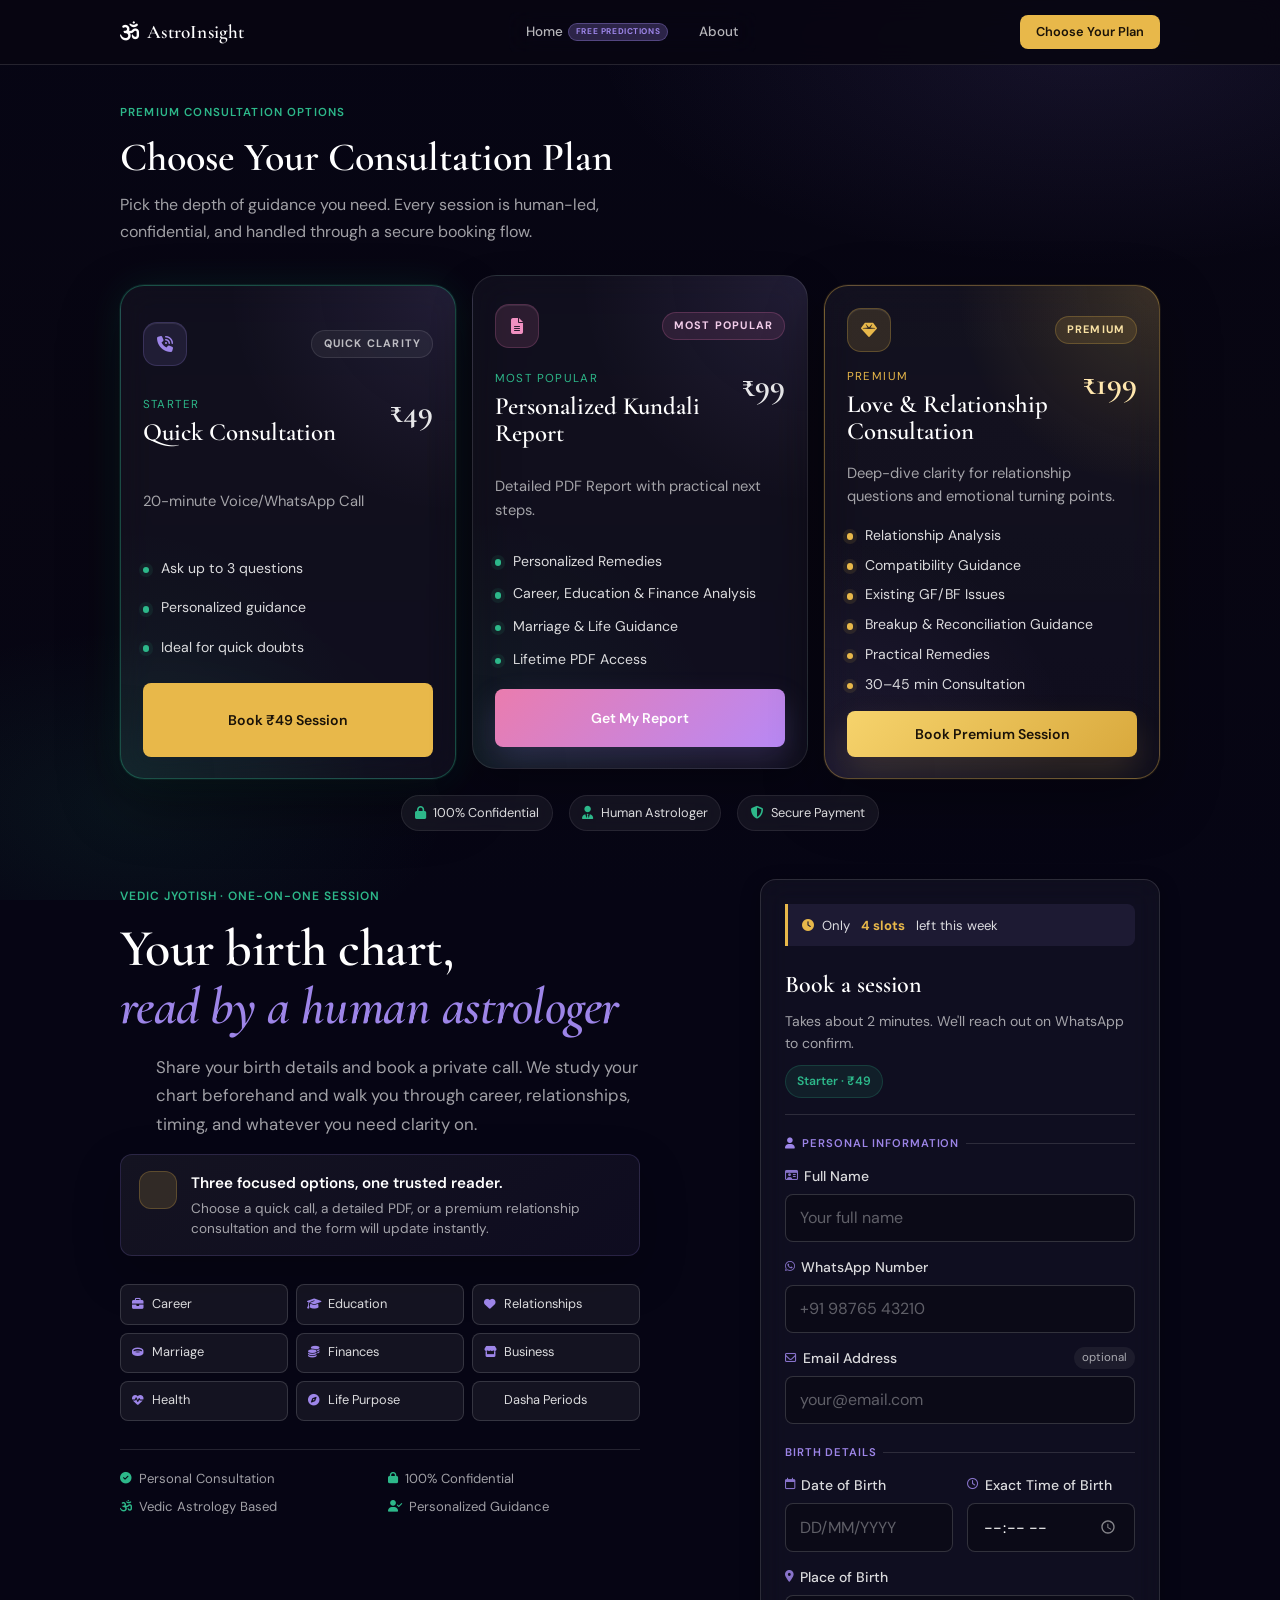
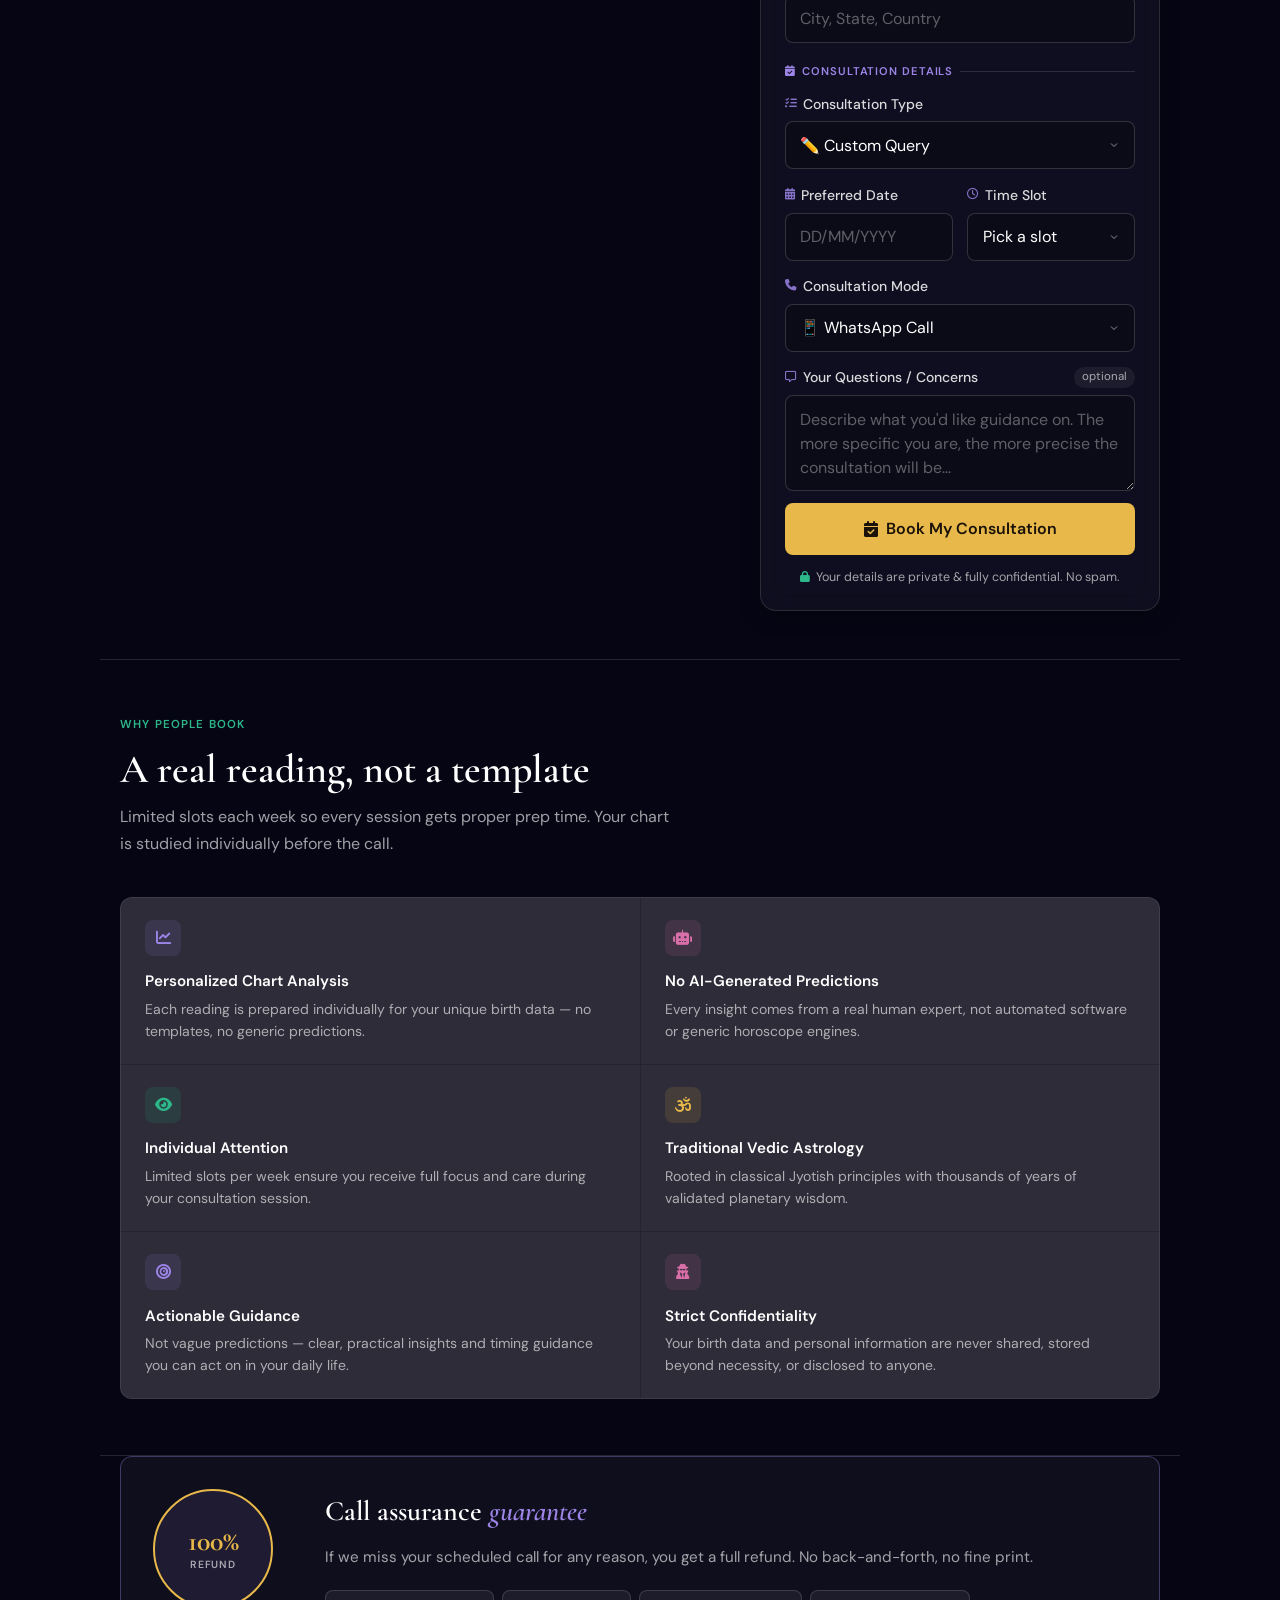
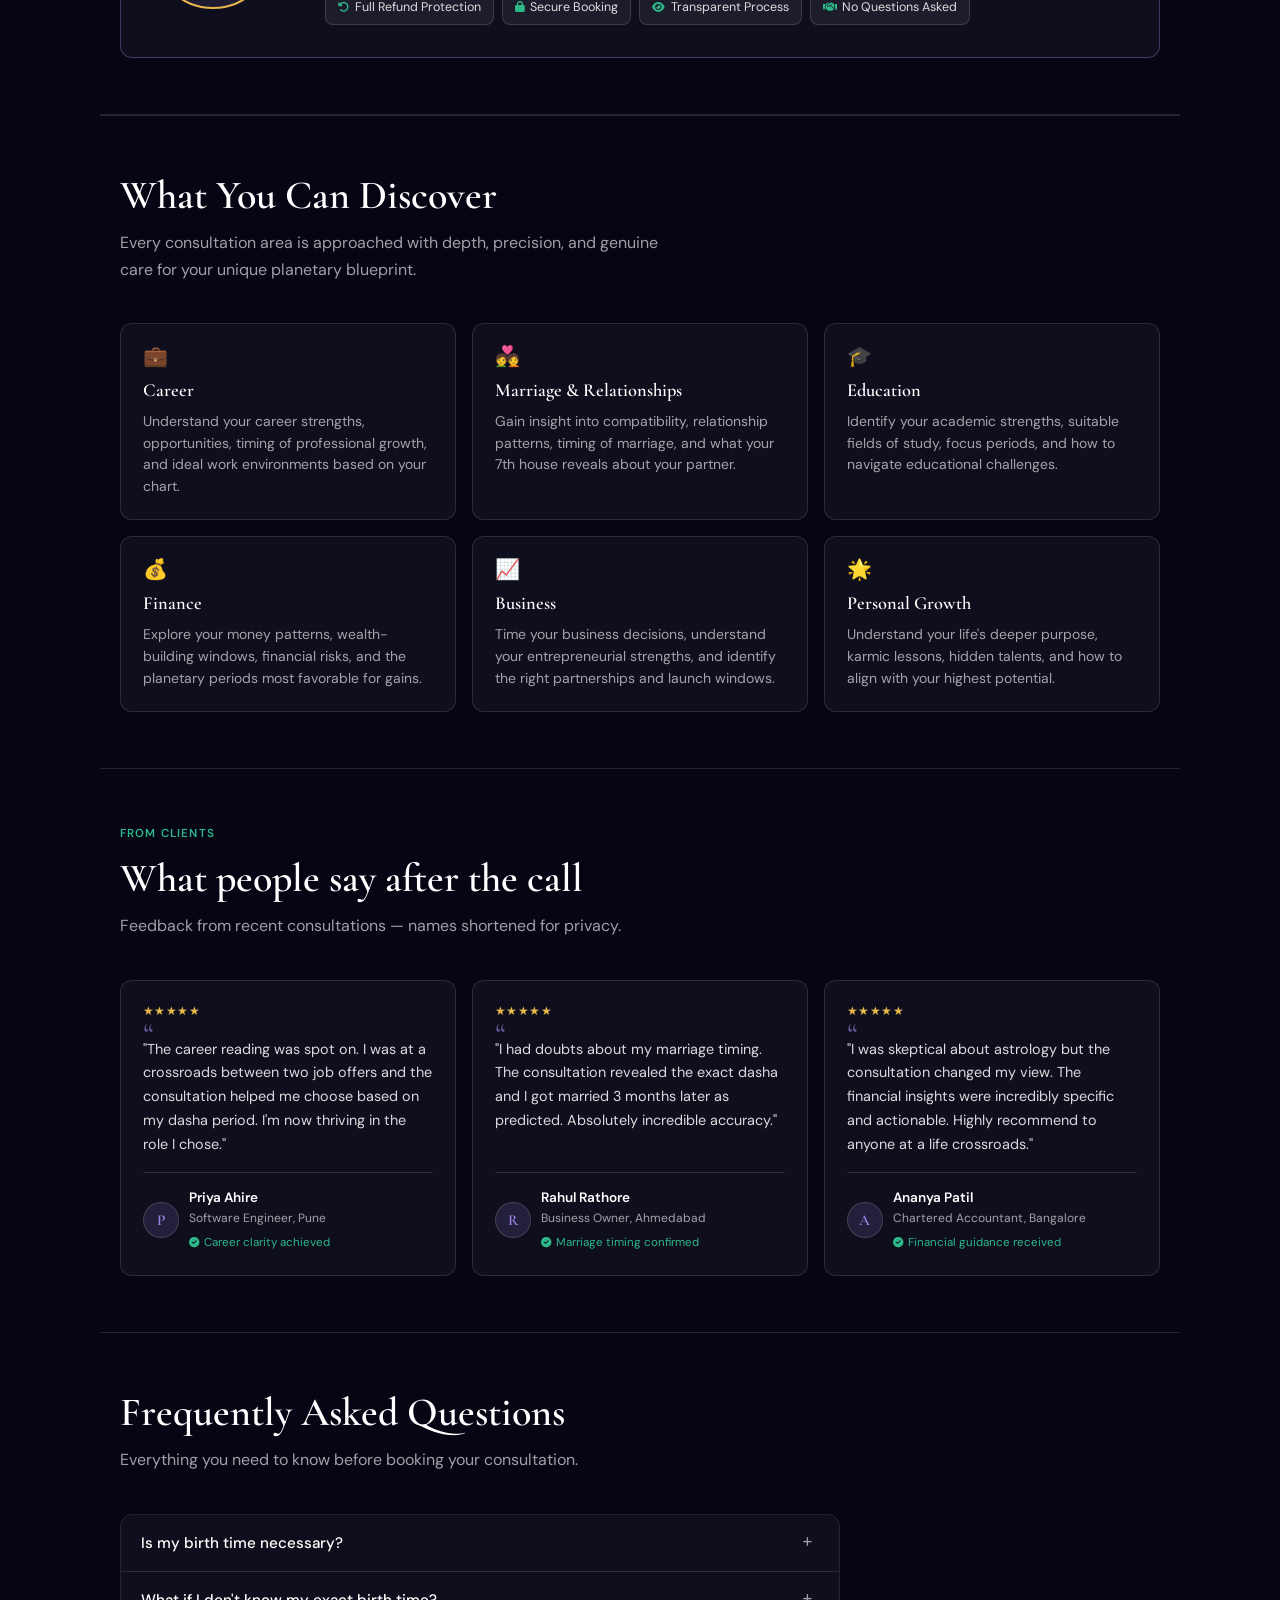
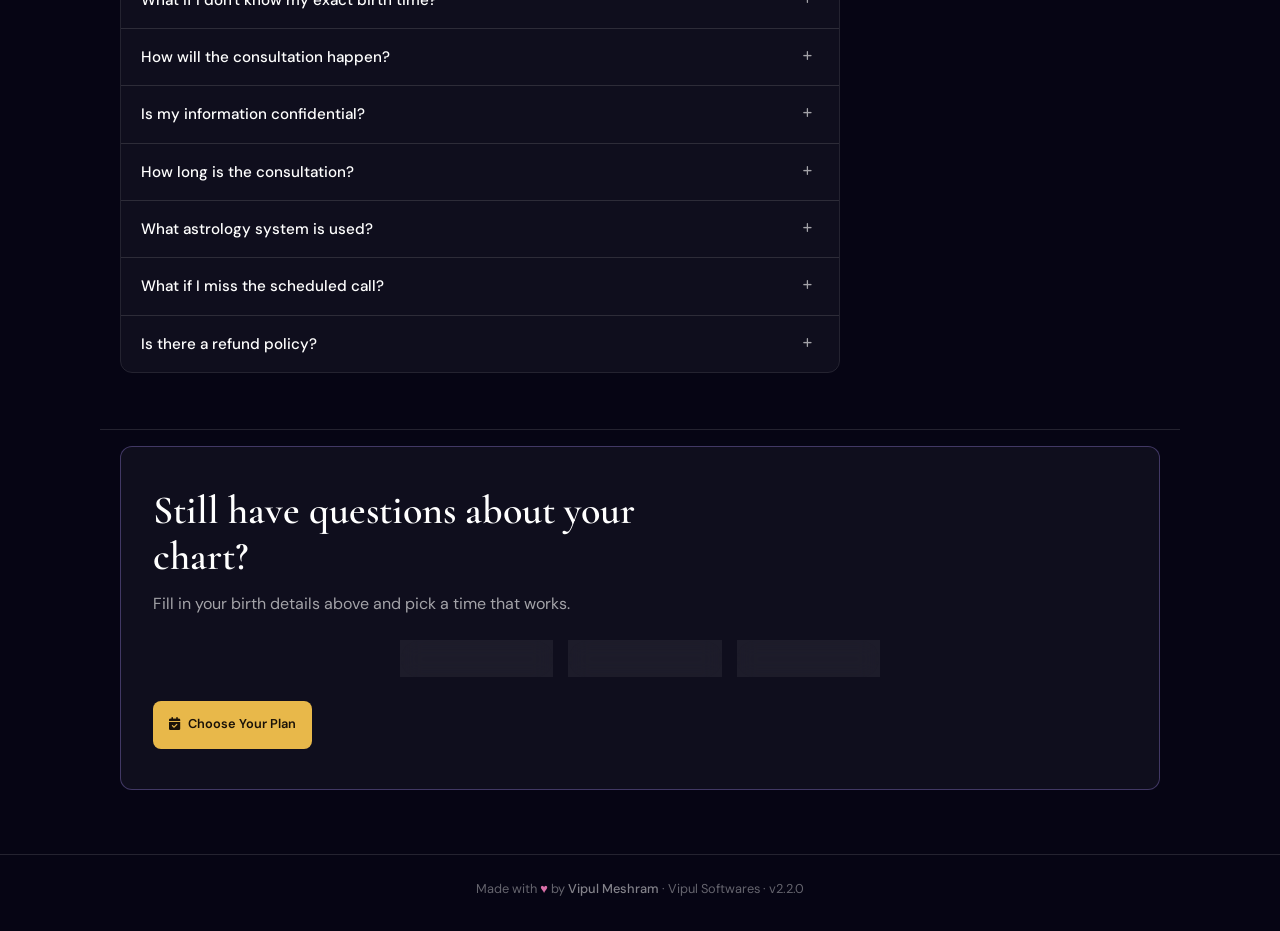
<file: consult_page.html>
<!DOCTYPE html>
<html lang="en-IN">
<head>
<meta charset="UTF-8"/>
<meta name="viewport" content="width=device-width, initial-scale=1.0"/>
<meta name="description" content="Book a personal Vedic astrology consultation. Get your birth chart analyzed by an expert. Career, marriage, finance, and life purpose guidance."/>
<title>Book Your Session</title>
<link rel="preconnect" href="https://fonts.googleapis.com"/>
<link rel="preconnect" href="https://fonts.gstatic.com" crossorigin/>
<link href="https://fonts.googleapis.com/css2?family=Cormorant+Garamond:ital,wght@0,500;0,600;0,700;1,500&family=DM+Sans:ital,opsz,wght@0,9..40,400;0,9..40,500;0,9..40,600;0,9..40,700;1,9..40,400&display=swap" rel="stylesheet"/>
<link rel="stylesheet" href="https://cdnjs.cloudflare.com/ajax/libs/font-awesome/6.5.0/css/all.min.css"/>
<link rel="stylesheet" href="style.css"/>

<style>
/* Consult page — layout & sections (shared tokens in style.css) */
.bg-canvas {
  position: fixed;
  inset: 0;
  z-index: 0;
  pointer-events: none;
  background:
    radial-gradient(ellipse 70% 45% at 85% 5%, rgba(157,133,232,0.1) 0%, transparent 55%),
    radial-gradient(ellipse 50% 40% at 10% 90%, rgba(45,184,138,0.08) 0%, transparent 50%),
    linear-gradient(180deg, var(--bg-deep) 0%, var(--bg) 50%, var(--bg-deep) 100%);
}
.star-field { display: none; }
.logo-icon { width: 20px; height: 20px; flex-shrink: 0; }

/* PAGE LAYOUT */
.page-wrapper {
  position: relative;
  z-index: 2;
  padding-top: var(--header-height);
}

/* ===========================
   HERO
=========================== */
.hero {
  max-width: 1080px;
  margin: 0 auto;
  padding: 2.5rem 1.25rem 3rem;
  display: grid;
  grid-template-columns: 1fr 400px;
  gap: 3rem;
  align-items: start;
}
.hero-left { padding-top: 0.5rem; }

.hero-eyebrow {
  font-size: 0.75rem;
  font-weight: 600;
  letter-spacing: 0.08em;
  text-transform: uppercase;
  color: var(--accent-2);
  margin-bottom: 0.85rem;
}

.hero-badge { display: none; }

.hero-title {
  font-family: var(--font-display);
  font-size: clamp(2rem, 6vw, 3.25rem);
  font-weight: 600;
  line-height: 1.12;
  letter-spacing: -0.01em;
  margin-bottom: 1rem;
}
.accent-line {
  color: var(--accent);
  font-style: italic;
}

.hero-sub {
  color: var(--text-muted);
  line-height: 1.7;
  font-size: 1.05rem;
  max-width: 520px;
  margin-bottom: 1rem;
}
.mobile-nav-ctas .btn-ghost { text-decoration: none; display: inline-flex; align-items: center; justify-content: center; }

.hero-note {
  display: flex;
  align-items: flex-start;
  gap: 0.9rem;
  max-width: 520px;
  margin-bottom: 1.75rem;
  padding: 1rem 1.1rem;
  background: linear-gradient(145deg, rgba(255,255,255,0.06), rgba(157,133,232,0.06));
  border: 1px solid rgba(157,133,232,0.18);
  border-radius: var(--radius-md);
  box-shadow: 0 18px 48px rgba(0,0,0,0.22);
}
.hero-note-icon {
  width: 38px;
  height: 38px;
  border-radius: 12px;
  display: flex;
  align-items: center;
  justify-content: center;
  background: rgba(232,184,74,0.14);
  border: 1px solid rgba(232,184,74,0.24);
  color: var(--accent-warm);
  flex-shrink: 0;
}
.hero-note strong {
  display: block;
  font-size: 0.95rem;
  font-weight: 600;
  margin-bottom: 0.2rem;
}
.hero-note span {
  display: block;
  color: var(--text-muted);
  font-size: 0.85rem;
  line-height: 1.5;
}

.hero-insights {
  display: grid;
  grid-template-columns: repeat(3, 1fr);
  gap: 0.5rem;
  margin-bottom: 1.75rem;
  max-width: 520px;
}
.insight-pill {
  display: flex;
  align-items: center;
  gap: 0.4rem;
  background: var(--pill-bg);
  border: 1px solid var(--pill-border);
  border-radius: var(--radius-sm);
  padding: 0.55rem 0.65rem;
  font-size: 0.8rem;
  color: var(--text-sub);
}
.insight-pill i { color: var(--accent); font-size: 0.72rem; width: 14px; text-align: center; }

.trust-badges {
  display: grid;
  grid-template-columns: 1fr 1fr;
  gap: 0.6rem 1rem;
  max-width: 520px;
  padding-top: 1.25rem;
  border-top: 1px solid var(--border);
}
.trust-badge {
  display: flex;
  align-items: flex-start;
  gap: 0.45rem;
  font-size: 0.82rem;
  color: var(--text-muted);
  line-height: 1.4;
}
.trust-badge i { color: var(--accent-2); font-size: 0.72rem; margin-top: 0.2rem; flex-shrink: 0; }

.response-badge { display: none; }
.pulse-dot { display: none; }

/* ===========================
   CONSULTATION PLANS
=========================== */
.pricing-section {
  max-width: 1080px;
  margin: 0 auto;
  padding: 2.5rem 1.25rem 0.5rem;
}
.pricing-header {
  margin-bottom: 1.5rem;
}
.pricing-grid {
  display: grid;
  grid-template-columns: repeat(3, minmax(0, 1fr));
  gap: 1rem;
}
.pricing-card {
  position: relative;
  border-radius: 24px;
  padding: 1.35rem;
  background:
    radial-gradient(circle at top right, rgba(157,133,232,0.12), transparent 38%),
    radial-gradient(circle at bottom left, rgba(45,184,138,0.08), transparent 42%),
    var(--bg-card);
  border: 1px solid rgba(255,255,255,0.1);
  box-shadow: 0 18px 40px rgba(0,0,0,0.28);
  backdrop-filter: blur(16px) saturate(1.15);
  -webkit-backdrop-filter: blur(16px) saturate(1.15);
  overflow: hidden;
  transition: transform 0.25s ease, border-color 0.25s ease, box-shadow 0.25s ease;
  display: grid;
  gap: 1rem;
  min-height: 100%;
  cursor: pointer;
}
.pricing-card::before {
  content: "";
  position: absolute;
  inset: 0;
  background: linear-gradient(135deg, rgba(255,255,255,0.08), transparent 35%, rgba(255,255,255,0.03));
  opacity: 0;
  transition: opacity 0.25s ease;
  pointer-events: none;
}
.pricing-card:hover,
.pricing-card:focus-within {
  transform: translateY(-6px);
  border-color: rgba(157,133,232,0.28);
  box-shadow: 0 24px 60px rgba(0,0,0,0.4);
}
.pricing-card:hover::before,
.pricing-card:focus-within::before { opacity: 1; }
.pricing-card.selected {
  border-color: rgba(45,184,138,0.35);
  box-shadow: 0 24px 60px rgba(0,0,0,0.4), 0 0 0 1px rgba(45,184,138,0.12), 0 0 40px rgba(45,184,138,0.12);
}
.pricing-card--featured {
  transform: translateY(-10px);
}
.pricing-card--featured:hover,
.pricing-card--featured:focus-within {
  transform: translateY(-14px);
}
.pricing-card--premium {
  border: 1px solid rgba(232,184,74,0.36);
  background:
    radial-gradient(circle at top right, rgba(232,184,74,0.18), transparent 34%),
    radial-gradient(circle at bottom left, rgba(157,133,232,0.1), transparent 42%),
    linear-gradient(180deg, rgba(255,255,255,0.05), rgba(255,255,255,0.035));
  box-shadow: 0 20px 58px rgba(0,0,0,0.35), 0 0 0 1px rgba(232,184,74,0.08);
}
.pricing-card--premium.selected {
  border-color: rgba(232,184,74,0.55);
  box-shadow: 0 24px 70px rgba(0,0,0,0.44), 0 0 0 1px rgba(232,184,74,0.15), 0 0 44px rgba(232,184,74,0.14);
}
.pricing-card-top {
  display: flex;
  align-items: center;
  justify-content: space-between;
  gap: 0.75rem;
}
.pricing-icon {
  width: 44px;
  height: 44px;
  border-radius: 14px;
  display: flex;
  align-items: center;
  justify-content: center;
  color: var(--accent);
  background: rgba(157,133,232,0.12);
  border: 1px solid rgba(157,133,232,0.2);
  box-shadow: inset 0 1px 0 rgba(255,255,255,0.08);
}
.pricing-icon--rose {
  color: #f08fc0;
  background: rgba(217,111,168,0.14);
  border-color: rgba(217,111,168,0.22);
}
.pricing-icon--gold {
  color: var(--accent-warm);
  background: rgba(232,184,74,0.14);
  border-color: rgba(232,184,74,0.26);
}
.pricing-badge {
  display: inline-flex;
  align-items: center;
  gap: 0.35rem;
  padding: 0.28rem 0.7rem;
  border-radius: 999px;
  font-size: 0.68rem;
  font-weight: 700;
  letter-spacing: 0.11em;
  text-transform: uppercase;
  white-space: nowrap;
}
.pricing-badge--muted {
  color: var(--white-70);
  background: rgba(255,255,255,0.05);
  border: 1px solid rgba(255,255,255,0.1);
}
.pricing-badge--popular {
  color: #f2cdea;
  background: rgba(217,111,168,0.12);
  border: 1px solid rgba(217,111,168,0.24);
}
.pricing-badge--premium {
  color: #f9e2a4;
  background: rgba(232,184,74,0.12);
  border: 1px solid rgba(232,184,74,0.24);
}
.pricing-card-title-row {
  display: flex;
  align-items: flex-start;
  justify-content: space-between;
  gap: 1rem;
}
.pricing-card-kicker {
  font-size: 0.72rem;
  letter-spacing: 0.12em;
  text-transform: uppercase;
  color: var(--accent-2);
  margin-bottom: 0.3rem;
}
.pricing-card--premium .pricing-card-kicker { color: var(--accent-warm); }
.pricing-card h3 {
  font-family: var(--font-display);
  font-size: 1.55rem;
  font-weight: 600;
  line-height: 1.1;
}
.pricing-card-price {
  font-family: var(--font-display);
  font-size: 2rem;
  font-weight: 700;
  color: var(--white-90);
  line-height: 1;
}
.pricing-card--premium .pricing-card-price {
  color: #ffe7ae;
}
.pricing-card-copy {
  color: var(--text-muted);
  font-size: 0.92rem;
  line-height: 1.6;
}
.pricing-list {
  list-style: none;
  display: grid;
  gap: 0.55rem;
}
.pricing-list li {
  position: relative;
  padding-left: 1.15rem;
  color: var(--text-sub);
  font-size: 0.88rem;
  line-height: 1.5;
}
.pricing-list li::before {
  content: "";
  position: absolute;
  left: 0;
  top: 0.6em;
  width: 0.42rem;
  height: 0.42rem;
  border-radius: 999px;
  background: var(--accent-2);
  box-shadow: 0 0 0 4px rgba(45,184,138,0.09);
}
.pricing-card--premium .pricing-list li::before {
  background: var(--accent-warm);
  box-shadow: 0 0 0 4px rgba(232,184,74,0.1);
}
.plan-cta {
  width: 100%;
  justify-content: center;
}
.plan-cta.btn-solid {
  padding: 0.85rem 1rem;
  font-size: 0.88rem;
}
.pricing-card--featured .plan-cta.btn-solid {
  background: linear-gradient(135deg, #ea7cae, #b889f6);
  color: #fff;
  box-shadow: 0 14px 32px rgba(157,133,232,0.2);
}
.pricing-card--premium .plan-cta.btn-solid {
  background: linear-gradient(135deg, #f6d36c, #d9a93d);
  color: #1a1208;
  box-shadow: 0 16px 34px rgba(232,184,74,0.16);
}
.pricing-trust-strip {
  display: flex;
  flex-wrap: wrap;
  justify-content: center;
  gap: 0.75rem 1rem;
  margin-top: 1rem;
}
.pricing-trust-strip span {
  display: inline-flex;
  align-items: center;
  gap: 0.45rem;
  padding: 0.42rem 0.8rem;
  border-radius: 999px;
  background: rgba(255,255,255,0.06);
  border: 1px solid rgba(255,255,255,0.08);
  color: var(--text-sub);
  font-size: 0.8rem;
  backdrop-filter: blur(10px);
}
.pricing-trust-strip i { color: var(--accent-2); }

/* ===========================
   FORM CARD
=========================== */
.form-card {
  border-radius: var(--radius-lg);
  padding: 1.5rem;
  position: sticky;
  top: calc(var(--header-height) + 1rem);
  background: var(--bg-card);
}

.form-card-header {
  margin-bottom: 1.25rem;
  padding-bottom: 1rem;
  border-bottom: 1px solid var(--border);
}
.form-card-title {
  font-family: var(--font-display);
  font-size: 1.5rem;
  font-weight: 600;
  margin-bottom: 0.35rem;
}
.form-card-sub {
  font-size: 0.875rem;
  color: var(--text-muted);
}
.selected-plan-chip {
  display: inline-flex;
  align-items: center;
  gap: 0.35rem;
  margin-top: 0.65rem;
  padding: 0.35rem 0.7rem;
  border-radius: 999px;
  font-size: 0.76rem;
  font-weight: 600;
  color: var(--accent-2);
  background: rgba(45,184,138,0.1);
  border: 1px solid rgba(45,184,138,0.2);
}

.form-section-label {
  font-size: 0.7rem;
  font-weight: 600;
  letter-spacing: 0.08em;
  text-transform: uppercase;
  color: var(--accent);
  margin: 1.25rem 0 0.75rem;
  display: flex;
  align-items: center;
  gap: 0.4rem;
}
.form-section-label::after {
  content: "";
  flex: 1;
  height: 1px;
  background: var(--border);
}

.form-grid { display: grid; gap: 0.9rem; }
.form-grid-2 { grid-template-columns: 1fr 1fr; }

.form-field { display: grid; gap: 0.4rem; }
.form-field label {
  font-size: 0.875rem;
  font-weight: 500;
  color: var(--text-sub);
  display: flex;
  align-items: center;
  gap: 0.35rem;
}
.form-field label i { color: var(--accent); font-size: 0.72rem; opacity: 0.85; }
.optional-tag { margin-left: auto; }
#mainForm .submit-btn { margin-top: 0.75rem; }

.form-bottom-note {
  text-align: center;
  font-size: 0.78rem;
  color: var(--text-muted);
  margin-top: 0.85rem;
  display: flex;
  align-items: center;
  justify-content: center;
  gap: 0.35rem;
  line-height: 1.4;
}
.form-bottom-note i { color: var(--accent-2); font-size: 0.7rem; }

.slots-indicator {
  display: flex;
  align-items: center;
  gap: 0.5rem;
  background: rgba(157,133,232,0.1);
  border-left: 3px solid var(--accent-warm);
  border-radius: 0 var(--radius-sm) var(--radius-sm) 0;
  padding: 0.65rem 0.85rem;
  font-size: 0.82rem;
  color: var(--text-sub);
  margin-bottom: 1.25rem;
}
.slots-indicator i { color: var(--accent-warm); font-size: 0.75rem; }
.slots-indicator strong { color: var(--accent-warm); margin: 0 0.2rem; }

.form-success {
  display: none;
  padding: 2rem 0.5rem;
}
.form-success.visible { display: block; }
.success-icon {
  width: 56px; height: 56px;
  border-radius: 50%;
  background: rgba(45,184,138,0.15);
  border: 2px solid var(--accent-2);
  display: flex;
  align-items: center;
  justify-content: center;
  margin: 0 0 1rem;
  font-size: 1.4rem;
  color: var(--accent-2);
}
.success-title {
  font-family: var(--font-display);
  font-size: 1.6rem;
  font-weight: 600;
  margin-bottom: 0.75rem;
}
.success-sub {
  font-size: 0.9rem;
  color: var(--text-muted);
  line-height: 1.7;
  text-align: left;
  white-space: pre-line;
}

/* ===========================
   TRUST SECTION
=========================== */
.section {
  max-width: 1080px;
  margin: 0 auto;
  padding: 3.5rem 1.25rem;
}
.section-eyebrow {
  font-size: 0.72rem;
  font-weight: 600;
  letter-spacing: 0.1em;
  text-transform: uppercase;
  color: var(--accent-2);
  margin-bottom: 0.75rem;
}
.section-title {
  font-family: var(--font-display);
  font-size: clamp(1.75rem, 4vw, 2.5rem);
  font-weight: 600;
  line-height: 1.15;
  margin-bottom: 0.75rem;
  max-width: 640px;
}
.section-sub {
  color: var(--text-muted);
  font-size: 1rem;
  max-width: 560px;
  margin-bottom: 2.5rem;
  line-height: 1.65;
}

.trust-grid {
  display: grid;
  grid-template-columns: repeat(2, 1fr);
  gap: 1px;
  background: var(--border);
  border: 1px solid var(--border);
  border-radius: var(--radius-md);
  overflow: hidden;
}
.trust-card {
  padding: 1.35rem 1.5rem;
  background: var(--bg-card);
  transition: background 0.2s;
}
.trust-card:hover { background: var(--surface); }
.trust-icon {
  width: 36px; height: 36px;
  border-radius: var(--radius-sm);
  background: rgba(157,133,232,0.12);
  display: flex;
  align-items: center;
  justify-content: center;
  margin-bottom: 0.85rem;
  font-size: 0.95rem;
  color: var(--accent);
}
.trust-card h4 { font-size: 0.95rem; font-weight: 600; margin-bottom: 0.35rem; }
.trust-card p { font-size: 0.875rem; color: var(--text-muted); line-height: 1.55; }
.trust-card:nth-child(2) .trust-icon { color: var(--accent-3); background: rgba(217,111,168,0.12); }
.trust-card:nth-child(3) .trust-icon { color: var(--accent-2); background: rgba(45,184,138,0.12); }
.trust-card:nth-child(4) .trust-icon { color: var(--accent-warm); background: rgba(232,184,74,0.12); }
.trust-card:nth-child(6) .trust-icon { color: var(--accent-3); background: rgba(217,111,168,0.12); }

/* ===========================
   GUARANTEE SECTION
=========================== */
.guarantee-section {
  max-width: 1080px;
  margin: 0 auto;
  padding: 0 1.25rem 3.5rem;
}
.guarantee-card {
  border-radius: var(--radius-md);
  padding: 2rem;
  background: var(--bg-card);
  border: 1px solid var(--border-strong);
  display: grid;
  grid-template-columns: 140px 1fr;
  gap: 2rem;
  align-items: start;
}
.guarantee-badge-wrap { text-align: left; }
.guarantee-badge {
  width: 120px; height: 120px;
  border-radius: 50%;
  background: rgba(157,133,232,0.1);
  border: 2px solid var(--accent-warm);
  display: flex;
  flex-direction: column;
  align-items: center;
  justify-content: center;
  gap: 0.15rem;
  position: relative;
}
.guarantee-badge::after { display: none; }
.guarantee-badge i { font-size: 1.5rem; color: var(--accent-warm); }
.guarantee-badge-num {
  font-family: var(--font-display);
  font-size: 1.75rem;
  font-weight: 700;
  color: var(--accent-warm);
  line-height: 1;
}
.guarantee-badge-text {
  font-size: 0.65rem;
  font-weight: 600;
  letter-spacing: 0.08em;
  color: var(--text-muted);
  text-transform: uppercase;
}

.guarantee-right h2 {
  font-family: var(--font-display);
  font-size: 1.75rem;
  font-weight: 600;
  margin-bottom: 0.65rem;
}
.guarantee-right p { color: var(--text-muted); line-height: 1.7; margin-bottom: 1.25rem; font-size: 0.95rem; }
.guarantee-pills { display: flex; flex-wrap: wrap; gap: 0.5rem; }
.guarantee-pill {
  display: flex;
  align-items: center;
  gap: 0.35rem;
  background: var(--pill-bg);
  border: 1px solid var(--pill-border);
  border-radius: var(--radius-sm);
  padding: 0.4rem 0.75rem;
  font-size: 0.78rem;
  color: var(--text-sub);
}
.guarantee-pill i { color: var(--accent-2); font-size: 0.7rem; }

/* ===========================
   HOW IT WORKS
=========================== */
.steps-wrap {
  display: grid;
  grid-template-columns: repeat(4, 1fr);
  gap: 1.5rem;
}
.steps-wrap::before { display: none; }
.step-item {
  display: flex;
  flex-direction: column;
  align-items: flex-start;
  text-align: left;
  padding: 0;
  opacity: 0;
  transform: translateY(12px);
  transition: opacity 0.4s, transform 0.4s;
}
.step-item.visible { opacity: 1; transform: translateY(0); }
.step-num {
  width: 40px; height: 40px;
  border-radius: var(--radius-sm);
  background: rgba(157,133,232,0.12);
  border: 1px solid var(--pill-border);
  display: flex;
  align-items: center;
  justify-content: center;
  font-family: var(--font-display);
  font-size: 1.1rem;
  font-weight: 700;
  color: var(--accent);
  margin-bottom: 0.85rem;
}
.step-item h4 { font-size: 0.9rem; font-weight: 600; margin-bottom: 0.35rem; }
.step-item p { font-size: 0.82rem; color: var(--text-muted); line-height: 1.5; }

/* ===========================
   BENEFITS CARDS
=========================== */
.benefits-grid {
  display: grid;
  grid-template-columns: repeat(3, 1fr);
  gap: 1rem;
}
.benefit-card {
  border-radius: var(--radius-md);
  padding: 1.35rem;
  border: 1px solid var(--card-border);
  background: var(--bg-card);
  transition: border-color 0.2s;
}
.benefit-card:hover { border-color: var(--card-border-hover); }
.benefit-icon {
  font-size: 1.25rem;
  margin-bottom: 0.65rem;
  display: block;
  line-height: 1;
}
.benefit-card h3 {
  font-family: var(--font-display);
  font-size: 1.15rem;
  font-weight: 600;
  margin-bottom: 0.35rem;
}
.benefit-card p { font-size: 0.875rem; color: var(--text-muted); line-height: 1.55; }

/* ===========================
   TESTIMONIALS
=========================== */
.testimonials-grid {
  display: grid;
  grid-template-columns: repeat(3, 1fr);
  gap: 1rem;
}
.testimonial-card {
  border-radius: var(--radius-md);
  padding: 1.35rem;
  border: 1px solid var(--card-border);
  background: var(--bg-card);
  display: flex;
  flex-direction: column;
}
.stars {
  display: flex;
  gap: 0.15rem;
  margin-bottom: 0.75rem;
  color: var(--accent-warm);
  font-size: 0.75rem;
  letter-spacing: 0.05em;
}
.testimonial-text {
  font-size: 0.9rem;
  color: var(--text-sub);
  line-height: 1.65;
  margin-bottom: 1rem;
  flex: 1;
}
.testimonial-text::before {
  content: "\201C";
  font-family: var(--font-display);
  font-size: 2rem;
  color: var(--accent);
  line-height: 0;
  display: block;
  margin-bottom: 0.25rem;
  opacity: 0.6;
}
.testimonial-author {
  display: flex;
  align-items: center;
  gap: 0.65rem;
  padding-top: 0.85rem;
  border-top: 1px solid var(--border);
}
.author-avatar {
  width: 36px; height: 36px;
  border-radius: 50%;
  background: rgba(157,133,232,0.15);
  border: 1px solid var(--pill-border);
  display: flex;
  align-items: center;
  justify-content: center;
  font-family: var(--font-display);
  font-size: 0.95rem;
  font-weight: 600;
  color: var(--accent);
  flex-shrink: 0;
}
.author-name { font-size: 0.85rem; font-weight: 600; }
.author-detail { font-size: 0.75rem; color: var(--text-muted); }
.outcome-badge {
  display: inline-flex;
  align-items: center;
  gap: 0.3rem;
  font-size: 0.72rem;
  color: var(--accent-2);
  margin-top: 0.3rem;
}
.outcome-badge i { font-size: 0.65rem; }

/* ===========================
   FAQ ACCORDION
=========================== */
.faq-wrap { max-width: 720px; display: grid; gap: 0; border: 1px solid var(--border); border-radius: var(--radius-md); overflow: hidden; }
.faq-item {
  border-bottom: 1px solid var(--border);
  background: var(--bg-card);
  overflow: hidden;
  transition: background 0.2s;
}
.faq-item:last-child { border-bottom: none; }
.faq-item.open { background: var(--surface); }
.faq-q {
  display: flex;
  align-items: center;
  justify-content: space-between;
  gap: 1rem;
  padding: 1rem 1.25rem;
  cursor: pointer;
  font-size: 0.95rem;
  font-weight: 500;
  color: var(--text);
  transition: color 0.2s;
  list-style: none;
  user-select: none;
  -webkit-tap-highlight-color: transparent;
}
.faq-q:hover { color: var(--accent); }
.faq-q .faq-icon {
  flex-shrink: 0;
  width: 24px; height: 24px;
  display: flex;
  align-items: center;
  justify-content: center;
  font-size: 0.65rem;
  color: var(--text-muted);
  transition: transform 0.25s, color 0.2s;
}
.faq-item.open .faq-q .faq-icon { transform: rotate(45deg); color: var(--accent); }
.faq-a {
  max-height: 0;
  overflow: hidden;
  transition: max-height 0.35s ease;
}
.faq-item.open .faq-a { max-height: 400px; }
.faq-a p {
  padding: 0 1.25rem 1.1rem;
  font-size: 0.875rem;
  color: var(--text-muted);
  line-height: 1.65;
}

/* ===========================
   FINAL CTA
=========================== */
.final-cta {
  max-width: 1080px;
  margin: 0 auto;
  padding: 1rem 1.25rem 4rem;
}
.cta-card {
  border-radius: var(--radius-md);
  padding: 2.5rem 2rem;
  text-align: left;
  background: var(--bg-card);
  border: 1px solid var(--border-strong);
  position: relative;
}
.cta-card::before,
.cta-card::after { display: none; }
.cta-eyebrow { display: none; }
.cta-title {
  font-family: var(--font-display);
  font-size: clamp(1.75rem, 4vw, 2.5rem);
  font-weight: 600;
  max-width: 560px;
  margin-bottom: 0.75rem;
  line-height: 1.15;
}
.cta-sub {
  color: var(--text-muted);
  font-size: 1rem;
  max-width: 480px;
  margin-bottom: 1.5rem;
  line-height: 1.6;
}
.cta-btn {
  display: inline-flex;
  align-items: center;
  justify-content: center;
  gap: 0.5rem;
  text-decoration: none;
  min-height: 48px;
}

/* SCROLL ANIMATIONS */
.reveal {
  opacity: 0;
  transform: translateY(16px);
  transition: opacity 0.5s ease, transform 0.5s ease;
}
.reveal.visible { opacity: 1; transform: translateY(0); }

/* ===========================
   DIVIDER
=========================== */
.section-divider {
  max-width: 1080px;
  margin: 0 auto;
  padding: 0 1.25rem;
  height: 1px;
  background: var(--border);
}

/* RESPONSIVE */
@media (max-width: 960px) {
  .hero {
    grid-template-columns: 1fr;
    gap: 2rem;
    padding: 1.75rem 1.25rem 2.5rem;
  }
  .hero-right { order: -1; }
  .form-card { position: static; }
  .pricing-grid { grid-template-columns: repeat(2, minmax(0, 1fr)); }
  .pricing-card--premium { grid-column: 1 / -1; }
  .hero-insights { grid-template-columns: repeat(2, 1fr); max-width: none; }
  .trust-badges { max-width: none; }
  .benefits-grid,
  .testimonials-grid { grid-template-columns: repeat(2, 1fr); }
  .guarantee-card { grid-template-columns: 1fr; gap: 1.5rem; }
  .guarantee-badge-wrap { display: flex; }
  .section-title,
  .section-sub { max-width: none; }
}

@media (max-width: 768px) {
  .pricing-grid { grid-template-columns: 1fr; }
  .pricing-card--premium,
  .pricing-card--featured { grid-column: auto; transform: none; }
  .form-grid-2 { grid-template-columns: 1fr; }
  .trust-grid { grid-template-columns: 1fr; }
  .benefits-grid,
  .testimonials-grid { grid-template-columns: 1fr; }
  .hero-title { font-size: clamp(1.85rem, 7vw, 2.5rem); }
  .cta-card { padding: 2rem 1.5rem; }
}

@media (max-width: 480px) {
  .hero { padding: 1.25rem 1rem 2rem; }
  .pricing-section { padding: 2rem 1rem 0.25rem; }
  .pricing-card { padding: 1.15rem; border-radius: 20px; }
  .pricing-card-title-row { flex-direction: column; gap: 0.45rem; }
  .pricing-card-price { font-size: 1.75rem; }
  .hero-note { padding: 0.9rem 0.95rem; }
  .hero-insights { grid-template-columns: 1fr 1fr; gap: 0.4rem; }
  .insight-pill { font-size: 0.75rem; padding: 0.5rem; }
  .trust-badges { grid-template-columns: 1fr; }
  .form-card { padding: 1.25rem; }
  .section { padding: 2.5rem 1rem; }
  .guarantee-card { padding: 1.5rem; }
  .guarantee-badge { width: 100px; height: 100px; }
  .faq-q { padding: 0.9rem 1rem; font-size: 0.9rem; }
  .faq-a p { padding: 0 1rem 1rem; }
}
</style>
</head>
<body>

<!-- ==============================
     BACKGROUND
============================== -->
<div class="bg-canvas">
  <div class="star-field"></div>
</div>

<!-- ==============================
     HEADER
============================== -->
<header class="site-header">
  <div class="header-inner">
    <a href="index.html" class="logo">
    <i class="fa-solid fa-om"></i>
      AstroInsight
    </a>
    <nav class="nav-pill liquid-glass" aria-label="Main navigation">
      <a href="index.html" class="nav-link">Home <span class="new-badge">FREE Predictions</span></a>
      <a href="index.html#about" class="nav-link">About</a>
    </nav>
    <div class="header-actions">
      <a href="#booking-form" class="btn-solid">Choose Your Plan</a>
      <button class="menu-toggle liquid-glass" id="menuToggle" aria-label="Open menu">
        <svg width="18" height="18" viewBox="0 0 24 24" fill="none" stroke="currentColor" stroke-width="2"><line x1="3" y1="6" x2="21" y2="6"/><line x1="3" y1="12" x2="21" y2="12"/><line x1="3" y1="18" x2="21" y2="18"/></svg>
      </button>
    </div>
  </div>
  <nav class="mobile-nav liquid-glass" id="mobileNav" aria-label="Mobile navigation">
    <a href="index.html" class="nav-link">Home <span class="new-badge">FREE Predictions</span></a>
    <a href="index.html#about" class="nav-link">About</a>
    <div class="mobile-nav-ctas">
      <a href="index.html#about" class="btn-ghost">About</a>
      <a href="#booking-form" class="btn-solid">Choose Your Plan</a>
    </div>
  </nav>
</header>

<!-- ==============================
     PAGE WRAPPER
============================== -->
<div class="page-wrapper">

  <!-- ==============================
       CONSULTATION PLANS
  ============================== -->
  <section class="pricing-section reveal" aria-label="Choose Your Consultation Plan">
    <div class="pricing-header">
      <div class="section-eyebrow">Premium consultation options</div>
      <h2 class="section-title">Choose Your Consultation Plan</h2>
      <p class="section-sub">Pick the depth of guidance you need. Every session is human-led, confidential, and handled through a secure booking flow.</p>
    </div>

    <div class="pricing-grid">
      <article class="pricing-card" data-plan="starter" data-consult-type="custom" data-plan-label="Starter · ₹49">
        <div class="pricing-card-top">
          <div class="pricing-icon" aria-hidden="true"><i class="fa-solid fa-phone-volume"></i></div>
          <span class="pricing-badge pricing-badge--muted">Quick clarity</span>
        </div>
        <div class="pricing-card-title-row">
          <div>
            <p class="pricing-card-kicker">Starter</p>
            <h3>Quick Consultation</h3>
          </div>
          <div class="pricing-card-price">₹49</div>
        </div>
        <p class="pricing-card-copy">20-minute Voice/WhatsApp Call</p>
        <ul class="pricing-list">
          <li>Ask up to 3 questions</li>
          <li>Personalized guidance</li>
          <li>Ideal for quick doubts</li>
        </ul>
        <button type="button" class="plan-cta btn-solid">Book ₹49 Session</button>
      </article>

      <article class="pricing-card pricing-card--featured" data-plan="popular" data-consult-type="complete" data-plan-label="Most Popular · ₹99">
        <div class="pricing-card-top">
          <div class="pricing-icon pricing-icon--rose" aria-hidden="true"><i class="fa-solid fa-file-lines"></i></div>
          <span class="pricing-badge pricing-badge--popular">MOST POPULAR</span>
        </div>
        <div class="pricing-card-title-row">
          <div>
            <p class="pricing-card-kicker">Most Popular</p>
            <h3>Personalized Kundali Report</h3>
          </div>
          <div class="pricing-card-price">₹99</div>
        </div>
        <p class="pricing-card-copy">Detailed PDF Report with practical next steps.</p>
        <ul class="pricing-list">
          <li>Personalized Remedies</li>
          <li>Career, Education &amp; Finance Analysis</li>
          <li>Marriage &amp; Life Guidance</li>
          <li>Lifetime PDF Access</li>
        </ul>
        <button type="button" class="plan-cta btn-solid">Get My Report</button>
      </article>

      <article class="pricing-card pricing-card--premium" data-plan="premium" data-consult-type="marriage" data-plan-label="Premium · ₹199">
        <div class="pricing-card-top">
          <div class="pricing-icon pricing-icon--gold" aria-hidden="true"><i class="fa-solid fa-gem"></i></div>
          <span class="pricing-badge pricing-badge--premium">Premium</span>
        </div>
        <div class="pricing-card-title-row">
          <div>
            <p class="pricing-card-kicker">Premium</p>
            <h3>Love &amp; Relationship Consultation</h3>
          </div>
          <div class="pricing-card-price">₹199</div>
        </div>
        <p class="pricing-card-copy">Deep-dive clarity for relationship questions and emotional turning points.</p>
        <ul class="pricing-list">
          <li>Relationship Analysis</li>
          <li>Compatibility Guidance</li>
          <li>Existing GF/BF Issues</li>
          <li>Breakup &amp; Reconciliation Guidance</li>
          <li>Practical Remedies</li>
          <li>30–45 min Consultation</li>
        </ul>
        <button type="button" class="plan-cta btn-solid">Book Premium Session</button>
      </article>
    </div>

    <div class="pricing-trust-strip" aria-label="Booking trust indicators">
      <span><i class="fa-solid fa-lock"></i> 100% Confidential</span>
      <span><i class="fa-solid fa-user-tie"></i> Human Astrologer</span>
      <span><i class="fa-solid fa-shield-halved"></i> Secure Payment</span>
    </div>
  </section>

  <!-- ==============================
       HERO + FORM
  ============================== -->
  <section class="hero" aria-label="Hero section" id="booking-form">
    <div class="hero-left">
      
      <p class="hero-eyebrow">Vedic Jyotish · One-on-one session</p>
      <h1 class="hero-title">
        Your birth chart,<br>
        <span class="accent-line">read by a human astrologer</span>
      </h1>
      <p class="hero-sub">
        Share your birth details and book a private call. We study your chart beforehand and walk you through career, relationships, timing, and whatever you need clarity on.
      </p>
      <div class="hero-note" aria-label="Consultation plans note">
        <div class="hero-note-icon" aria-hidden="true"><i class="fa-solid fa-stars"></i></div>
        <div>
          <strong>Three focused options, one trusted reader.</strong>
          <span>Choose a quick call, a detailed PDF, or a premium relationship consultation and the form will update instantly.</span>
        </div>
      </div>
      <div class="hero-insights">
        <span class="insight-pill"><i class="fa-solid fa-briefcase"></i> Career</span>
        <span class="insight-pill"><i class="fa-solid fa-graduation-cap"></i> Education</span>
        <span class="insight-pill"><i class="fa-solid fa-heart"></i> Relationships</span>
        <span class="insight-pill"><i class="fa-solid fa-ring"></i> Marriage</span>
        <span class="insight-pill"><i class="fa-solid fa-coins"></i> Finances</span>
        <span class="insight-pill"><i class="fa-solid fa-store"></i> Business</span>
        <span class="insight-pill"><i class="fa-solid fa-heartbeat"></i> Health</span>
        <span class="insight-pill"><i class="fa-solid fa-compass"></i> Life Purpose</span>
        <span class="insight-pill"><i class="fa-solid fa-planet-ringed fa-fw"></i> Dasha Periods</span>
      </div>
      <div class="trust-badges">
        <span class="trust-badge"><i class="fa-solid fa-circle-check"></i> Personal Consultation</span>
        <span class="trust-badge"><i class="fa-solid fa-lock"></i> 100% Confidential</span>
        <span class="trust-badge"><i class="fa-solid fa-om"></i> Vedic Astrology Based</span>
        <span class="trust-badge"><i class="fa-solid fa-user-check"></i> Personalized Guidance</span>
      </div>
    </div>

    <!-- FORM CARD -->
    <div class="hero-right">
      <div class="form-card liquid-glass" id="consultationForm">
        <div class="slots-indicator">
          <i class="fa-solid fa-clock"></i>
          Only <strong>4 slots</strong> left this week
        </div>
        <div class="form-card-header">
          <div class="form-card-title">Book a session</div>
          <div class="form-card-sub">Takes about 2 minutes. We'll reach out on WhatsApp to confirm.</div>
          <div class="selected-plan-chip" id="selectedPlanChip">No plan selected yet</div>
        </div>

        <form id="mainForm" novalidate>
          <input type="hidden" id="selectedPlan" name="selectedPlan" value=""/>
          <!-- Personal Info -->
          <div class="form-section-label"><i class="fa-solid fa-user"></i> Personal Information</div>
          <div class="form-grid">
            <div class="form-field">
              <label for="fullName"><i class="fa-regular fa-id-card"></i> Full Name</label>
              <input type="text" id="fullName" name="fullName" placeholder="Your full name" autocomplete="name" required/>
              <span class="field-error" id="fullName-err"><i class="fa-solid fa-circle-exclamation"></i> Please enter your name</span>
            </div>
            <div class="form-field">
              <label for="whatsapp"><i class="fa-brands fa-whatsapp"></i> WhatsApp Number</label>
              <input type="tel" id="whatsapp" name="whatsapp" placeholder="+91 98765 43210" autocomplete="tel" required/>
              <span class="field-error" id="whatsapp-err"><i class="fa-solid fa-circle-exclamation"></i> Please enter a valid number</span>
            </div>
            <div class="form-field">
              <label for="email"><i class="fa-regular fa-envelope"></i> Email Address <span class="optional-tag">optional</span></label>
              <input type="email" id="email" name="email" placeholder="your@email.com" autocomplete="email"/>
            </div>
          </div>

          <!-- Birth Details -->
          <div class="form-section-label"></i> Birth Details</div>
          <div class="form-grid">
            <div class="form-grid form-grid-2">
              <div class="form-field">
                <label for="dob"><i class="fa-regular fa-calendar"></i> Date of Birth</label>
                <input type="text" id="dob" name="dob" placeholder="DD/MM/YYYY" maxlength="10" required/>
                <span class="field-error" id="dob-err"><i class="fa-solid fa-circle-exclamation"></i> Enter a valid date (DD/MM/YYYY)</span>
              </div>
              <div class="form-field">
                <label for="tob"><i class="fa-regular fa-clock"></i> Exact Time of Birth</label>
                <input type="time" id="tob" name="tob" required/>
                <span class="field-error" id="tob-err"><i class="fa-solid fa-circle-exclamation"></i> Required</span>
              </div>
            </div>
            <div class="form-field">
              <label for="pob"><i class="fa-solid fa-location-dot"></i> Place of Birth</label>
              <input type="text" id="pob" name="pob" placeholder="City, State, Country" autocomplete="off" required/>
             
              <span class="field-error" id="pob-err"><i class="fa-solid fa-circle-exclamation"></i> Please enter your birth city</span>
            </div>
          </div>

          <!-- Consultation Details -->
          <div class="form-section-label"><i class="fa-solid fa-calendar-check"></i> Consultation Details</div>
          <div class="form-grid">
            <div class="form-field">
              <label for="consultType"><i class="fa-solid fa-list-check"></i> Consultation Type</label>
              <select id="consultType" name="consultType" required>
                <option value="" disabled selected>Select your focus area</option>
                <option value="career">💼 Career Guidance</option>
                <option value="marriage">💑 Marriage &amp; Relationships</option>
                <option value="education">🎓 Education</option>
                <option value="business">📈 Business &amp; Finance</option>
                <option value="complete">🌟 Complete Life Analysis</option>
                <option value="custom">✏️ Custom Query</option>
              </select>
              <span class="field-error" id="consultType-err"><i class="fa-solid fa-circle-exclamation"></i> Please select a type</span>
            </div>
            <div class="form-grid form-grid-2">
              <div class="form-field">
                <label for="prefDate"><i class="fa-solid fa-calendar-days"></i> Preferred Date</label>
                <input type="text" id="prefDate" name="prefDate" placeholder="DD/MM/YYYY" maxlength="10" required/>
                <span class="field-error" id="prefDate-err"><i class="fa-solid fa-circle-exclamation"></i> Enter today or a future date (DD/MM/YYYY)</span>
              </div>
              <div class="form-field">
                <label for="timeSlot"><i class="fa-regular fa-clock"></i> Time Slot</label>
                <select id="timeSlot" name="timeSlot" required>
                  <option value="" disabled selected>Pick a slot</option>
                  <option value="7pm">7:00 PM – 8:00 PM</option>
                  <option value="8pm">8:00 PM – 9:00 PM</option>
                  <option value="9pm">9:00 PM – 10:00 PM</option>
                </select>
                <span class="field-error" id="timeSlot-err"><i class="fa-solid fa-circle-exclamation"></i> Required</span>
              </div>
            </div>
            <div class="form-field">
              <label for="consultMode"><i class="fa-solid fa-phone"></i> Consultation Mode</label>
              <select id="consultMode" name="consultMode" required>
                <option value="" disabled selected>How would you like to connect?</option>
                <option value="whatsapp">📱 WhatsApp Call</option>
                <option value="audio">📞 Audio Call</option>
              </select>
              <span class="field-error" id="consultMode-err"><i class="fa-solid fa-circle-exclamation"></i> Required</span>
            </div>
            <div class="form-field">
              <label for="questions"><i class="fa-regular fa-message"></i> Your Questions / Concerns <span class="optional-tag">optional</span></label>
              <textarea id="questions" name="questions" placeholder="Describe what you'd like guidance on. The more specific you are, the more precise the consultation will be..."></textarea>
            </div>
          </div>

          <button type="submit" class="submit-btn" id="submitBtn">
            <span class="btn-shimmer"></span>
            <i class="fa-solid fa-calendar-check"></i>
            <span id="submitBtnText">Book My Consultation</span>
          </button>
          <p class="form-bottom-note">
            <i class="fa-solid fa-lock"></i>
            Your details are private &amp; fully confidential. No spam.
          </p>
        </form>

        <!-- SUCCESS STATE -->
        <div class="form-success" id="formSuccess">
          <div class="success-icon"><i class="fa-solid fa-check"></i></div>
          <div class="success-title">You're on the list</div>
          <p class="success-sub">Thank you for sharing your details.

We've received your request and will message you on WhatsApp within 2 hours to confirm your slot.

Please keep WhatsApp handy so we can reach you.</p></div>
      </div>
    </div>
  </section>

  <div class="section-divider"></div>

  <!-- ==============================
       WHY CLIENTS TRUST
  ============================== -->
  <section class="section reveal" aria-label="Trust reasons">
    <div class="section-eyebrow">Why people book</div>
    <h2 class="section-title">A real reading, not a template</h2>
    <p class="section-sub">Limited slots each week so every session gets proper prep time. Your chart is studied individually before the call.</p>
    <div class="trust-grid">
      <div class="trust-card">
        <div class="trust-icon"><i class="fa-solid fa-chart-line"></i></div>
        <h4>Personalized Chart Analysis</h4>
        <p>Each reading is prepared individually for your unique birth data — no templates, no generic predictions.</p>
      </div>
      <div class="trust-card">
        <div class="trust-icon"><i class="fa-solid fa-robot"></i></div>
        <h4>No AI-Generated Predictions</h4>
        <p>Every insight comes from a real human expert, not automated software or generic horoscope engines.</p>
      </div>
      <div class="trust-card">
        <div class="trust-icon"><i class="fa-solid fa-eye"></i></div>
        <h4>Individual Attention</h4>
        <p>Limited slots per week ensure you receive full focus and care during your consultation session.</p>
      </div>
      <div class="trust-card">
        <div class="trust-icon"><i class="fa-solid fa-om"></i></div>
        <h4>Traditional Vedic Astrology</h4>
        <p>Rooted in classical Jyotish principles with thousands of years of validated planetary wisdom.</p>
      </div>
      <div class="trust-card">
        <div class="trust-icon"><i class="fa-solid fa-bullseye"></i></div>
        <h4>Actionable Guidance</h4>
        <p>Not vague predictions — clear, practical insights and timing guidance you can act on in your daily life.</p>
      </div>
      <div class="trust-card">
        <div class="trust-icon"><i class="fa-solid fa-user-secret"></i></div>
        <h4>Strict Confidentiality</h4>
        <p>Your birth data and personal information are never shared, stored beyond necessity, or disclosed to anyone.</p>
      </div>
    </div>
  </section>

  <div class="section-divider"></div>

  <!-- ==============================
       GUARANTEE
  ============================== -->
  <section class="guarantee-section reveal" aria-label="Guarantee">
    <div class="guarantee-card">
      <div class="guarantee-badge-wrap">
        <div class="guarantee-badge">
          <i class="fa-solid fa-shield-check"></i>
          <span class="guarantee-badge-num">100%</span>
          <span class="guarantee-badge-text">Refund</span>
        </div>
      </div>
      <div class="guarantee-right">
        <h2>Call assurance <span class="accent-line">guarantee</span></h2>
        <p>If we miss your scheduled call for any reason, you get a full refund. No back-and-forth, no fine print.</p>
        <div class="guarantee-pills">
          <span class="guarantee-pill"><i class="fa-solid fa-rotate-left"></i> Full Refund Protection</span>
          <span class="guarantee-pill"><i class="fa-solid fa-lock"></i> Secure Booking</span>
          <span class="guarantee-pill"><i class="fa-solid fa-eye"></i> Transparent Process</span>
          <span class="guarantee-pill"><i class="fa-solid fa-handshake"></i> No Questions Asked</span>
        </div>
      </div>
    </div>
  </section>

  <div class="section-divider"></div>

  <!-- ==============================
       HOW IT WORKS
  ============================== -->

  <div class="section-divider"></div>

  <!-- ==============================
       BENEFITS
  ============================== -->
  <section class="section reveal" aria-label="Consultation benefits">
    <h2 class="section-title">What You Can Discover</h2>
    <p class="section-sub">Every consultation area is approached with depth, precision, and genuine care for your unique planetary blueprint.</p>
    <div class="benefits-grid">
      <div class="benefit-card">
        <span class="benefit-icon">💼</span>
        <h3>Career</h3>
        <p>Understand your career strengths, opportunities, timing of professional growth, and ideal work environments based on your chart.</p>
      </div>
      <div class="benefit-card">
        <span class="benefit-icon">💑</span>
        <h3>Marriage &amp; Relationships</h3>
        <p>Gain insight into compatibility, relationship patterns, timing of marriage, and what your 7th house reveals about your partner.</p>
      </div>
      <div class="benefit-card">
        <span class="benefit-icon">🎓</span>
        <h3>Education</h3>
        <p>Identify your academic strengths, suitable fields of study, focus periods, and how to navigate educational challenges.</p>
      </div>
      <div class="benefit-card">
        <span class="benefit-icon">💰</span>
        <h3>Finance</h3>
        <p>Explore your money patterns, wealth-building windows, financial risks, and the planetary periods most favorable for gains.</p>
      </div>
      <div class="benefit-card">
        <span class="benefit-icon">📈</span>
        <h3>Business</h3>
        <p>Time your business decisions, understand your entrepreneurial strengths, and identify the right partnerships and launch windows.</p>
      </div>
      <div class="benefit-card">
        <span class="benefit-icon">🌟</span>
        <h3>Personal Growth</h3>
        <p>Understand your life's deeper purpose, karmic lessons, hidden talents, and how to align with your highest potential.</p>
      </div>
    </div>
  </section>

  <div class="section-divider"></div>

  <!-- ==============================
       TESTIMONIALS
  ============================== -->
  <section class="section reveal" aria-label="Client testimonials">
    <div class="section-eyebrow">From clients</div>
    <h2 class="section-title">What people say after the call</h2>
    <p class="section-sub">Feedback from recent consultations — names shortened for privacy.</p>
    <div class="testimonials-grid">
      <div class="testimonial-card">
        <div class="stars">★★★★★</div>
        <p class="testimonial-text">"The career reading was spot on. I was at a crossroads between two job offers and the consultation helped me choose based on my dasha period. I'm now thriving in the role I chose."</p>
        <div class="testimonial-author">
          <div class="author-avatar">P</div>
          <div>
            <div class="author-name">Priya Ahire</div>
            <div class="author-detail">Software Engineer, Pune</div>
            <div class="outcome-badge"><i class="fa-solid fa-circle-check"></i> Career clarity achieved</div>
          </div>
        </div>
      </div>
      <div class="testimonial-card">
        <div class="stars">★★★★★</div>
        <p class="testimonial-text">"I had doubts about my marriage timing. The consultation revealed the exact dasha and I got married 3 months later as predicted. Absolutely incredible accuracy."</p>
        <div class="testimonial-author">
          <div class="author-avatar">R</div>
          <div>
            <div class="author-name">Rahul Rathore</div>
            <div class="author-detail">Business Owner, Ahmedabad</div>
            <div class="outcome-badge"><i class="fa-solid fa-circle-check"></i> Marriage timing confirmed</div>
          </div>
        </div>
      </div>
      <div class="testimonial-card">
        <div class="stars">★★★★★</div>
        <p class="testimonial-text">"I was skeptical about astrology but the consultation changed my view. The financial insights were incredibly specific and actionable. Highly recommend to anyone at a life crossroads."</p>
        <div class="testimonial-author">
          <div class="author-avatar">A</div>
          <div>
            <div class="author-name">Ananya Patil</div>
            <div class="author-detail">Chartered Accountant, Bangalore</div>
            <div class="outcome-badge"><i class="fa-solid fa-circle-check"></i> Financial guidance received</div>
          </div>
        </div>
      </div>
    </div>
  </section>

  <div class="section-divider"></div>

  <!-- ==============================
       FAQ
  ============================== -->
  <section class="section reveal" aria-label="Frequently asked questions">
    <h2 class="section-title">Frequently Asked Questions</h2>
    <p class="section-sub">Everything you need to know before booking your consultation.</p>
    <div class="faq-wrap" id="faqWrap">
      <div class="faq-item">
        <div class="faq-q" role="button" tabindex="0" aria-expanded="false">
          Is my birth time necessary?
          <span class="faq-icon"><i class="fa-solid fa-plus"></i></span>
        </div>
        <div class="faq-a"><p>Yes — accurate birth time significantly improves the precision of your chart reading. The Ascendant (Lagna), house positions, and dasha timings all depend on the exact time of birth. Even a 15-minute difference can shift key placements.</p></div>
      </div>
      <div class="faq-item">
        <div class="faq-q" role="button" tabindex="0" aria-expanded="false">
          What if I don't know my exact birth time?
          <span class="faq-icon"><i class="fa-solid fa-plus"></i></span>
        </div>
        <div class="faq-a"><p>A consultation can still be conducted, though the precision of house-related predictions may be reduced. We use Chandra Lagna (Moon sign) and other techniques to provide meaningful guidance even without exact birth time.</p></div>
      </div>
      <div class="faq-item">
        <div class="faq-q" role="button" tabindex="0" aria-expanded="false">
          How will the consultation happen?
          <span class="faq-icon"><i class="fa-solid fa-plus"></i></span>
        </div>
        <div class="faq-a"><p>Through your selected call method — WhatsApp call or audio call — at the booked time slot. You'll receive a WhatsApp message confirming the details before your session.</p></div>
      </div>
      <div class="faq-item">
        <div class="faq-q" role="button" tabindex="0" aria-expanded="false">
          Is my information confidential?
          <span class="faq-icon"><i class="fa-solid fa-plus"></i></span>
        </div>
        <div class="faq-a"><p>Absolutely. All birth details and personal information remain completely private. Your data is never shared with third parties or used for any purpose beyond your consultation.</p></div>
      </div>
      <div class="faq-item">
        <div class="faq-q" role="button" tabindex="0" aria-expanded="false">
          How long is the consultation?
          <span class="faq-icon"><i class="fa-solid fa-plus"></i></span>
        </div>
        <div class="faq-a"><p>It depends on the plan you choose: the Starter session runs about 20 minutes, the Kundali Report gives you a detailed PDF, and the Premium relationship consultation typically runs 30 to 45 minutes. You're encouraged to prepare your key questions in advance.</p></div>
      </div>
      <div class="faq-item">
        <div class="faq-q" role="button" tabindex="0" aria-expanded="false">
          What astrology system is used?
          <span class="faq-icon"><i class="fa-solid fa-plus"></i></span>
        </div>
        <div class="faq-a"><p>Traditional Vedic astrology (Jyotish), using the sidereal zodiac, divisional charts (Navamsha, Dashamsha, etc.), and Vimshottari dasha system for timing predictions.</p></div>
      </div>
      <div class="faq-item">
        <div class="faq-q" role="button" tabindex="0" aria-expanded="false">
          What if I miss the scheduled call?
          <span class="faq-icon"><i class="fa-solid fa-plus"></i></span>
        </div>
        <div class="faq-a"><p>If you miss the scheduled time, please message on WhatsApp and we'll do our best to reschedule to the next available slot. Kindly notify at least 2 hours in advance if you need to reschedule.</p></div>
      </div>
      <div class="faq-item">
        <div class="faq-q" role="button" tabindex="0" aria-expanded="false">
          Is there a refund policy?
          <span class="faq-icon"><i class="fa-solid fa-plus"></i></span>
        </div>
        <div class="faq-a"><p>If the consultation call is not received from our side for any reason, a complete refund will be issued — no questions asked. Your trust and satisfaction is our highest priority.</p></div>
      </div>
    </div>
  </section>

  <div class="section-divider"></div>

  <!-- ==============================
       FINAL CTA
  ============================== -->
  <div class="final-cta reveal">
    <div class="cta-card">
      <h2 class="cta-title">Still have questions about your chart?</h2>
      <p class="cta-sub">Fill in your birth details above and pick a time that works.</p>
      <div class="pricing-trust-strip" style="margin-top: 1.25rem; margin-bottom: 1.5rem;">
        <span><i class="fa-solid fa-lock"></i> 100% Confidential</span>
        <span><i class="fa-solid fa-user-tie"></i> Human Astrologer</span>
        <span><i class="fa-solid fa-shield-halved"></i> Secure Payment</span>
      </div>
      <a href="#booking-form" class="cta-btn btn-solid">
        <i class="fa-solid fa-calendar-check"></i>
        Choose Your Plan
      </a>
    </div>
  </div>

</div><!-- end page-wrapper -->

<!-- ==============================
     FOOTER
============================== -->
  <footer class="site-footer">
    <p>Made with <span class="heart-icon">♥</span> by <strong>Vipul Meshram</strong> · Vipul Softwares · v2.2.0</p>
  </footer>

<!-- ==============================
     JAVASCRIPT
============================== -->
<script src="date-utils.js"></script>
<script>
// Mobile menu toggle
const menuToggle = document.getElementById('menuToggle');
const mobileNav = document.getElementById('mobileNav');
menuToggle.addEventListener('click', () => {
  mobileNav.classList.toggle('open');
});

// Close mobile nav on link click
mobileNav.querySelectorAll('a').forEach(link => {
  link.addEventListener('click', () => mobileNav.classList.remove('open'));
});

initDateInputs('#dob, #prefDate');

// ─── FAQ Accordion ───────────────────────────────
document.querySelectorAll('.faq-q').forEach(q => {
  const toggle = () => {
    const item = q.closest('.faq-item');
    const isOpen = item.classList.contains('open');
    // Close all
    document.querySelectorAll('.faq-item.open').forEach(i => {
      i.classList.remove('open');
      i.querySelector('.faq-q').setAttribute('aria-expanded', 'false');
    });
    if (!isOpen) {
      item.classList.add('open');
      q.setAttribute('aria-expanded', 'true');
    }
  };
  q.addEventListener('click', toggle);
  q.addEventListener('keydown', e => { if (e.key === 'Enter' || e.key === ' ') { e.preventDefault(); toggle(); } });
});

// ─── Steps scroll animation ───────────────────────
function animateSteps() {
  const steps = document.querySelectorAll('.step-item');
  steps.forEach((step, i) => {
    setTimeout(() => step.classList.add('visible'), i * 150);
  });
}
const stepsObs = new IntersectionObserver(entries => {
  if (entries[0].isIntersecting) { animateSteps(); stepsObs.disconnect(); }
}, { threshold: 0.3 });
const stepsWrap = document.getElementById('stepsWrap');
if (stepsWrap) stepsObs.observe(stepsWrap);

// ─── Scroll reveal ────────────────────────────────
const revealObs = new IntersectionObserver(entries => {
  entries.forEach(e => { if (e.isIntersecting) { e.target.classList.add('visible'); revealObs.unobserve(e.target); } });
}, { threshold: 0.12 });
document.querySelectorAll('.reveal').forEach(el => revealObs.observe(el));

// ─── Form validation & submission ─────────────────
const form = document.getElementById('mainForm');
const submitBtn = document.getElementById('submitBtn');
const submitBtnText = document.getElementById('submitBtnText');
const formSuccess = document.getElementById('formSuccess');

function showError(fieldId, show) {
  const field = document.getElementById(fieldId);
  const errEl = document.getElementById(fieldId + '-err');
  if (!field || !errEl) return;
  if (show) {
    field.classList.add('error');
    errEl.classList.add('visible');
  } else {
    field.classList.remove('error');
    errEl.classList.remove('visible');
  }
}

function validateForm() {
  let valid = true;
  const required = [
    { id: 'fullName', check: v => v.trim().length >= 2 },
    { id: 'whatsapp', check: v => /^[\d\s\+\-\(\)]{7,15}$/.test(v.trim()) },
    { id: 'dob', check: v => isValidDMY(v) && isDMYNotInFuture(v) },
    { id: 'tob', check: v => v !== '' },
    { id: 'pob', check: v => v.trim().length >= 2 },
    { id: 'consultType', check: v => v !== '' },
    { id: 'prefDate', check: v => isValidDMY(v) && isDMYOnOrAfterToday(v) },
    { id: 'timeSlot', check: v => v !== '' },
    { id: 'consultMode', check: v => v !== '' },
  ];
  required.forEach(({ id, check }) => {
    const el = document.getElementById(id);
    if (!el) return;
    const ok = check(el.value);
    showError(id, !ok);
    if (!ok) valid = false;
  });
  return valid;
}

// Live clear errors
['fullName','whatsapp','dob','tob','pob','consultType','prefDate','timeSlot','consultMode'].forEach(id => {
  const el = document.getElementById(id);
  if (el) el.addEventListener('input', () => showError(id, false));
  if (el) el.addEventListener('change', () => showError(id, false));
});

const planCards = document.querySelectorAll('.pricing-card');
const selectedPlanInput = document.getElementById('selectedPlan');
const selectedPlanChip = document.getElementById('selectedPlanChip');
const consultTypeField = document.getElementById('consultType');
const consultModeField = document.getElementById('consultMode');
const consultationForm = document.getElementById('consultationForm');

function selectConsultationPlan(planCard, scrollToForm = true) {
  if (!planCard) return;

  const planLabel = planCard.dataset.planLabel || 'Selected plan';
  const consultType = planCard.dataset.consultType || '';

  planCards.forEach(card => card.classList.toggle('selected', card === planCard));

  if (selectedPlanInput) selectedPlanInput.value = planLabel;
  if (selectedPlanChip) selectedPlanChip.textContent = planLabel;
  if (consultTypeField && consultType) consultTypeField.value = consultType;
  if (consultModeField && !consultModeField.value) consultModeField.value = 'whatsapp';

  if (scrollToForm && consultationForm) {
    consultationForm.scrollIntoView({ behavior: 'smooth', block: 'center' });
  }
}

planCards.forEach(card => {
  card.addEventListener('click', () => selectConsultationPlan(card));
  const cta = card.querySelector('.plan-cta');
  if (cta) {
    cta.addEventListener('click', (event) => {
      event.preventDefault();
      event.stopPropagation();
      selectConsultationPlan(card);
    });
  }
});

if (planCards[0]) {
  selectConsultationPlan(planCards[0], false);
}

</script>

<script>
const SCRIPT_URL = "https://script.google.com/macros/s/AKfycby4pihEQfnzLEUzcPvU-pOkq0qa5duSncYPMiuOy9zGawwdW-nMjGOjnbu7ZjGlQxfL/exec";

document.getElementById("mainForm").addEventListener("submit", async (e) => {

    e.preventDefault();
    if (!validateForm()) return;

    const submitBtn = document.getElementById("submitBtn");
    const submitBtnText = document.getElementById("submitBtnText");

    submitBtn.disabled = true;
    submitBtnText.textContent = "Submitting...";
    submitBtn.style.opacity = "0.7";

    const payload = {
        name: document.getElementById("fullName").value,
        whatsapp: document.getElementById("whatsapp").value,
        email: document.getElementById("email").value,
        dob: document.getElementById("dob").value,
        birthTime: document.getElementById("tob").value,
        birthPlace: document.getElementById("pob").value,
        consultationType: document.getElementById("consultType").value,
        selectedPlan: document.getElementById("selectedPlan").value,
        preferredDate: document.getElementById("prefDate").value,
        timeSlot: document.getElementById("timeSlot").value,
        callMode: document.getElementById("consultMode").value,
        question: document.getElementById("questions").value
    };

    try {

        await fetch(SCRIPT_URL, {
            method: "POST",
            mode: "no-cors",
            headers: {
                "Content-Type": "application/json"
            },
            body: JSON.stringify(payload)
        });

        document.getElementById("mainForm").style.display = "none";
        document.getElementById("formSuccess").classList.add("visible");
        document.getElementById("consultationForm").scrollIntoView({ behavior: "smooth", block: "center" });

    } catch (err) {

        console.error(err);

        alert("Submission failed.");

        submitBtn.disabled = false;
        submitBtnText.textContent = "Book My Consultation";
        submitBtn.style.opacity = "1";
    }
});
</script>

  <!-- Google tag (gtag.js) -->
<script async src="https://www.googletagmanager.com/gtag/js?id=G-Z08B9BSG94"></script>
<script>
  window.dataLayer = window.dataLayer || [];
  function gtag(){dataLayer.push(arguments);}
  gtag('js', new Date());

  gtag('config', 'G-Z08B9BSG94');
</script>

</body>
</html>
</file>
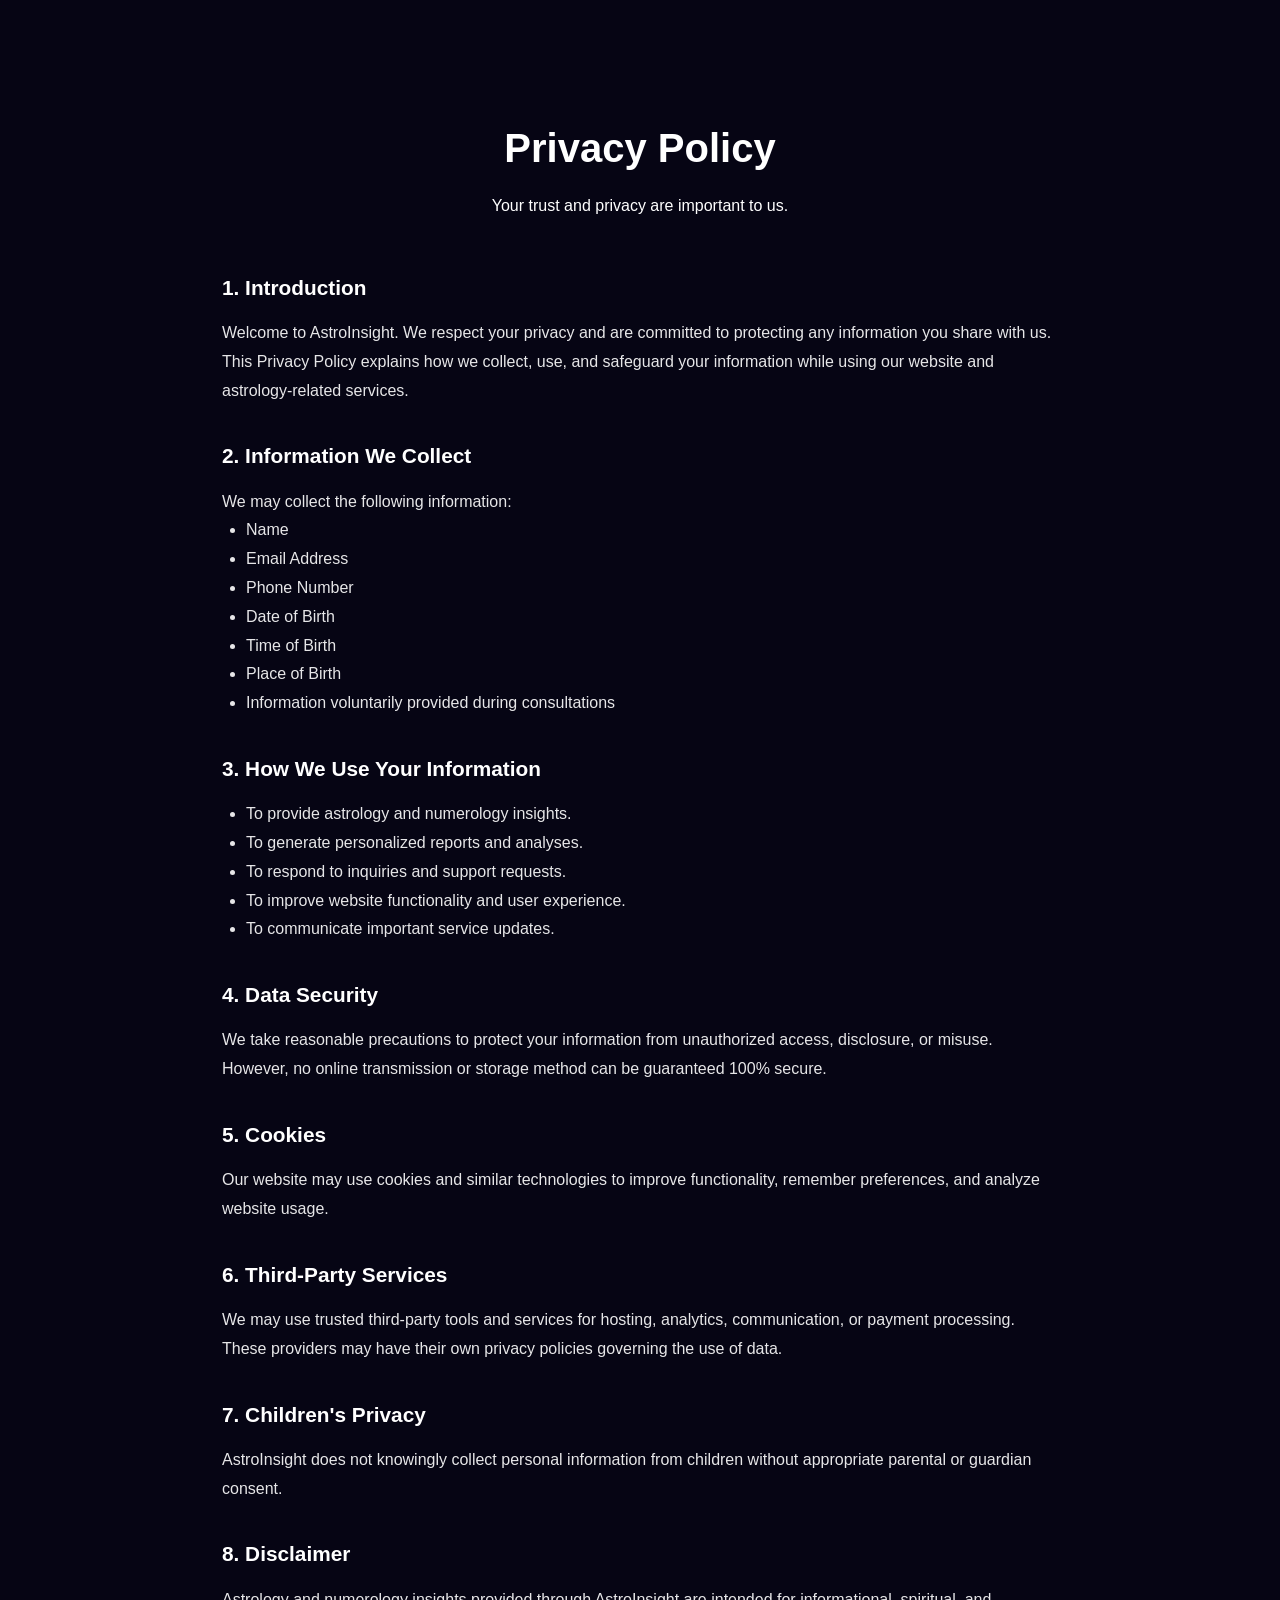
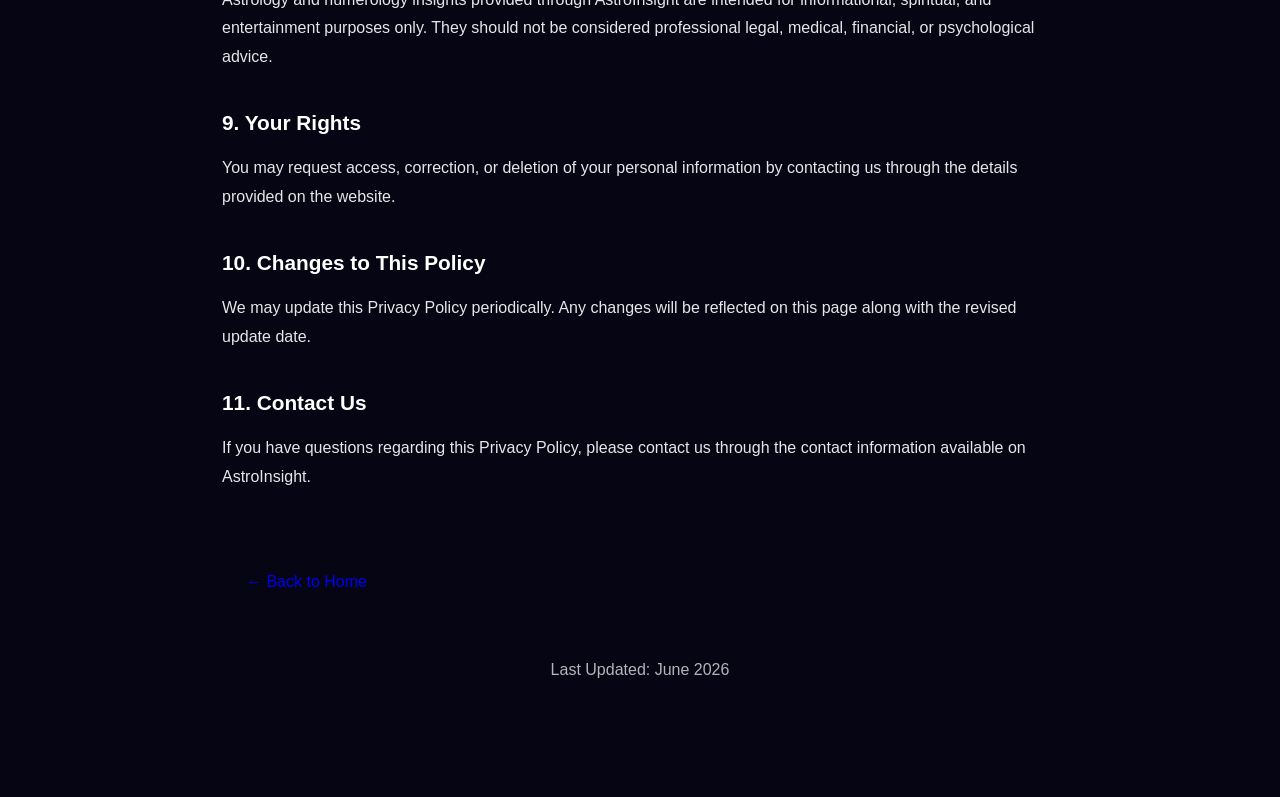
<file: privacy.html>
<!DOCTYPE html>
<html lang="en">
<head>
    <meta charset="UTF-8">
    <meta name="viewport" content="width=device-width, initial-scale=1.0">
    <title>Privacy Policy | AstroInsight</title>

    <!-- Link your existing global stylesheet -->
    <link rel="stylesheet" href="style.css">

    <style>
        .privacy-container {
            max-width: 900px;
            margin: 80px auto;
            padding: 2rem;
            line-height: 1.8;
        }

        .privacy-header {
            text-align: center;
            margin-bottom: 3rem;
        }

        .privacy-header h1 {
            font-size: 2.5rem;
            margin-bottom: 0.5rem;
        }

        .privacy-section {
            margin-bottom: 2rem;
        }

        .privacy-section h2 {
            margin-bottom: 0.8rem;
            font-size: 1.3rem;
        }

        .privacy-section p,
        .privacy-section li {
            opacity: 0.9;
        }

        .privacy-section ul {
            padding-left: 1.5rem;
        }

        .last-updated {
            text-align: center;
            opacity: 0.7;
            margin-top: 3rem;
        }

        .back-home {
            display: inline-block;
            margin-top: 2rem;
            text-decoration: none;
            padding: 12px 24px;
            border-radius: 999px;
            transition: 0.3s;
        }

        .back-home:hover {
            transform: translateY(-2px);
        }
    </style>
</head>
<body>

<div class="privacy-container">

    <div class="privacy-header">
        <h1>Privacy Policy</h1>
        <p>Your trust and privacy are important to us.</p>
    </div>

    <div class="privacy-section">
        <h2>1. Introduction</h2>
        <p>
            Welcome to AstroInsight. We respect your privacy and are committed
            to protecting any information you share with us. This Privacy Policy
            explains how we collect, use, and safeguard your information while
            using our website and astrology-related services.
        </p>
    </div>

    <div class="privacy-section">
        <h2>2. Information We Collect</h2>
        <p>We may collect the following information:</p>
        <ul>
            <li>Name</li>
            <li>Email Address</li>
            <li>Phone Number</li>
            <li>Date of Birth</li>
            <li>Time of Birth</li>
            <li>Place of Birth</li>
            <li>Information voluntarily provided during consultations</li>
        </ul>
    </div>

    <div class="privacy-section">
        <h2>3. How We Use Your Information</h2>
        <ul>
            <li>To provide astrology and numerology insights.</li>
            <li>To generate personalized reports and analyses.</li>
            <li>To respond to inquiries and support requests.</li>
            <li>To improve website functionality and user experience.</li>
            <li>To communicate important service updates.</li>
        </ul>
    </div>

    <div class="privacy-section">
        <h2>4. Data Security</h2>
        <p>
            We take reasonable precautions to protect your information from
            unauthorized access, disclosure, or misuse. However, no online
            transmission or storage method can be guaranteed 100% secure.
        </p>
    </div>

    <div class="privacy-section">
        <h2>5. Cookies</h2>
        <p>
            Our website may use cookies and similar technologies to improve
            functionality, remember preferences, and analyze website usage.
        </p>
    </div>

    <div class="privacy-section">
        <h2>6. Third-Party Services</h2>
        <p>
            We may use trusted third-party tools and services for hosting,
            analytics, communication, or payment processing. These providers
            may have their own privacy policies governing the use of data.
        </p>
    </div>

    <div class="privacy-section">
        <h2>7. Children's Privacy</h2>
        <p>
            AstroInsight does not knowingly collect personal information from
            children without appropriate parental or guardian consent.
        </p>
    </div>

    <div class="privacy-section">
        <h2>8. Disclaimer</h2>
        <p>
            Astrology and numerology insights provided through AstroInsight are
            intended for informational, spiritual, and entertainment purposes
            only. They should not be considered professional legal, medical,
            financial, or psychological advice.
        </p>
    </div>

    <div class="privacy-section">
        <h2>9. Your Rights</h2>
        <p>
            You may request access, correction, or deletion of your personal
            information by contacting us through the details provided on the
            website.
        </p>
    </div>

    <div class="privacy-section">
        <h2>10. Changes to This Policy</h2>
        <p>
            We may update this Privacy Policy periodically. Any changes will be
            reflected on this page along with the revised update date.
        </p>
    </div>

    <div class="privacy-section">
        <h2>11. Contact Us</h2>
        <p>
            If you have questions regarding this Privacy Policy, please contact
            us through the contact information available on AstroInsight.
        </p>
    </div>

    <a href="index.html" class="back-home">
        ← Back to Home
    </a>

    <div class="last-updated">
        Last Updated: June 2026
    </div>

</div>
<!-- Google tag (gtag.js) -->
<script async src="https://www.googletagmanager.com/gtag/js?id=G-Z08B9BSG94"></script>
<script>
  window.dataLayer = window.dataLayer || [];
  function gtag(){dataLayer.push(arguments);}
  gtag('js', new Date());

  gtag('config', 'G-Z08B9BSG94');
</script>

</body>
</html>
</file>
<file: style.css>
/* ===========================
   CSS CUSTOM PROPERTIES
=========================== */
:root {
  --bg-deep: #060514;
  --bg: #080612;
  --bg-raised: #100c1e;
  --bg-card: rgba(255,255,255,0.04);
  --surface: rgba(255,255,255,0.06);
  --border: rgba(255,255,255,0.12);
  --border-strong: rgba(157,133,232,0.35);
  --white-10: rgba(255,255,255,0.10);
  --white-15: rgba(255,255,255,0.15);
  --white-20: rgba(255,255,255,0.20);
  --white-45: rgba(255,255,255,0.45);
  --white-70: rgba(255,255,255,0.70);
  --white-90: rgba(255,255,255,0.90);
  --text: #ffffff;
  --text-muted: rgba(255,255,255,0.62);
  --text-sub: rgba(255,255,255,0.85);
  --accent: #9d85e8;
  --accent-2: #2db88a;
  --accent-3: #d96fa8;
  --accent-warm: #e8b84a;
  --card-border: var(--border);
  --card-border-hover: rgba(157,133,232,0.28);
  --shadow: 0 20px 50px rgba(0,0,0,0.45);
  --shadow-sm: 0 6px 20px rgba(0,0,0,0.32);
  --header-height: 64px;
  --input-bg: rgba(0,0,0,0.25);
  --input-border: rgba(255,255,255,0.16);
  --pill-bg: rgba(255,255,255,0.06);
  --pill-border: rgba(255,255,255,0.14);
  --footer-text: rgba(255,255,255,0.38);
  --loader-track: rgba(255,255,255,0.12);
  --radius-sm: 8px;
  --radius-md: 12px;
  --radius-lg: 16px;
  --font-ui: "DM Sans", -apple-system, BlinkMacSystemFont, "Segoe UI", sans-serif;
  --font-display: "Cormorant Garamond", Georgia, "Times New Roman", serif;
}

/* ===========================
   RESET & BASE
=========================== */
*, *::before, *::after { box-sizing: border-box; margin: 0; padding: 0; }

html { scroll-behavior: smooth; -webkit-text-size-adjust: 100%; }

body {
  min-height: 100vh;
  font-family: var(--font-ui);
  font-size: 16px;
  line-height: 1.6;
  color: var(--text);
  overflow-x: hidden;
  position: relative;
  background: var(--bg-deep);
  -webkit-font-smoothing: antialiased;
}

/* ===========================
   VIDEO BACKGROUND
=========================== */
.video-container {
  position: fixed;
  inset: 0;
  z-index: 0;
  pointer-events: none;
}

#bgVideo {
  width: 100%;
  height: 100%;
  object-fit: cover;
  display: block;
}

.video-overlay {
  position: absolute;
  inset: 0;
  background: linear-gradient(
    160deg,
    rgba(6,5,20,0.72) 0%,
    rgba(8,6,18,0.58) 50%,
    rgba(6,8,22,0.74) 100%
  );
}

/* ===========================
   LIQUID GLASS BASE CLASS
=========================== */
.liquid-glass {
  background: var(--bg-card);
  backdrop-filter: blur(14px) saturate(1.2);
  -webkit-backdrop-filter: blur(14px) saturate(1.2);
  border: 1px solid var(--border);
  box-shadow: var(--shadow-sm);
  position: relative;
  overflow: hidden;
}

.liquid-glass::before { display: none; }

/* ===========================
   HEADER
=========================== */
.site-header {
  position: fixed;
  top: 0;
  left: 0;
  right: 0;
  z-index: 100;
  background: rgba(8,6,18,0.92);
  backdrop-filter: blur(12px);
  -webkit-backdrop-filter: blur(12px);
  border-bottom: 1px solid var(--border);
}

.header-inner {
  max-width: 1080px;
  margin: 0 auto;
  padding: 0 1.25rem;
  height: var(--header-height);
  display: flex;
  align-items: center;
  justify-content: space-between;
  gap: 1rem;
}

/* Logo */
.logo {
  display: flex;
  align-items: center;
  gap: 0.5rem;
  text-decoration: none;
  color: var(--text);
  font-family: var(--font-display);
  font-weight: 600;
  font-size: 1.2rem;
  letter-spacing: 0.01em;
  flex-shrink: 0;
  transition: color 0.2s;
}
.logo:hover { color: var(--accent); }
.logo-icon {
  width: 22px;
  height: 22px;
  stroke: var(--accent-2);
  flex-shrink: 0;
}

/* Center nav pill */
.nav-pill {
  display: flex;
  align-items: center;
  gap: 0.15rem;
  padding: 0.2rem;
  border-radius: var(--radius-sm);
  background: transparent;
  border: none;
  box-shadow: none;
}

.nav-pill .nav-link {
  text-decoration: none;
  color: var(--white-70);
  font-size: 0.84rem;
  font-weight: 500;
  padding: 0.4rem 0.9rem;
  border-radius: 999px;
  transition: color 0.2s, background 0.2s;
  white-space: nowrap;
  display: inline-flex;
  align-items: center;
  gap: 0.3rem;
}
.nav-pill .nav-link:hover { color: #fff; background: rgba(255,255,255,0.10); }
.nav-pill .nav-link.active {
  color: var(--accent);
  background: rgba(157,133,232,0.12);
}

/* Header right actions */
.header-actions {
  display: flex;
  align-items: center;
  gap: 0.5rem;
  flex-shrink: 0;
}

/* Ghost & solid buttons */
.btn-ghost {
  border-radius: var(--radius-sm);
  padding: 0.55rem 1rem;
  font-family: inherit;
  font-size: 0.875rem;
  font-weight: 500;
  color: var(--text);
  cursor: pointer;
  transition: background 0.2s;
  border: 1px solid var(--border);
  background: transparent;
}
.btn-ghost:hover { background: rgba(255,255,255,0.06); }

.btn-solid {
  border-radius: var(--radius-sm);
  padding: 0.55rem 1rem;
  font-family: inherit;
  font-size: 0.8rem;
  font-weight: 600;
  background: var(--accent-warm);
  color: #1a1208;
  border: none;
  cursor: pointer;
  transition: background 0.2s;
  text-decoration: none;
  display: inline-flex;
  align-items: center;
  justify-content: center;
  gap: 0.35rem;
  line-height: 1.3;
  text-align: center;
}
.btn-solid:hover { background: #f0c45c; }

/* Mobile hamburger */
.menu-toggle {
  display: none;
  align-items: center;
  justify-content: center;
  width: 44px;
  height: 44px;
  border-radius: var(--radius-sm);
  border: 1px solid var(--border);
  cursor: pointer;
  color: #fff;
  padding: 0;
  background: var(--bg-raised);
  -webkit-tap-highlight-color: transparent;
}
.menu-toggle svg { width: 18px; height: 18px; stroke: #fff; }

/* Mobile nav panel */
.mobile-nav {
  display: none;
  flex-direction: column;
  padding: 0.75rem 1.25rem 1.25rem;
  border-top: 1px solid var(--border);
  background: var(--bg-raised);
}
.mobile-nav.open { display: flex; }

.mobile-nav-link {
  text-decoration: none;
  color: var(--white-70);
  font-size: 0.95rem;
  font-weight: 500;
  padding: 0.75rem 0.5rem;
  border-bottom: 1px solid rgba(255,255,255,0.07);
  transition: color 0.2s;
  display: flex;
  align-items: center;
  gap: 0.4rem;
}
.mobile-nav-link:hover { color: #fff; }
.mobile-nav .nav-link {
  text-decoration: none;
  color: var(--text-muted);
  font-size: 1rem;
  font-weight: 500;
  padding: 0.85rem 0;
  border-bottom: 1px solid var(--border);
  display: block;
}
.mobile-nav .nav-link:hover { color: var(--text); }

.mobile-nav-ctas {
  display: flex;
  gap: 0.6rem;
  padding-top: 0.9rem;
  border-top: 1px solid rgba(255,255,255,0.08);
  margin-top: 0.3rem;
}
.mobile-nav-ctas .btn-ghost,
.mobile-nav-ctas .btn-solid { flex: 1; justify-content: center; }

/* ===========================
   PAGES
=========================== */
.page { display: none; animation: panelFadeIn 0.4s ease both; }
.page.active { display: block; }

/* ===========================
   MAIN CONTAINER
=========================== */
.app-container {
  min-height: 100vh;
  padding: calc(var(--header-height) + 1.75rem) 1.25rem 3.5rem;
  max-width: 1080px;
  margin: 0 auto;
  position: relative;
  z-index: 2;
}

/* ===========================
   PANELS
=========================== */
.panel {
  border-radius: var(--radius-lg);
  transition: box-shadow 0.3s;
}
.hidden { display: none !important; }

/* ===========================
   INPUT PANEL
=========================== */
.input-panel {
  max-width: 620px;
  margin: 0 auto;
  padding: clamp(2rem, 5vw, 3.5rem) clamp(1.5rem, 4vw, 3rem);
  text-align: center;
}
.compat-panel { max-width: 680px; }

.input-hero { margin-bottom: 2rem; }

.hero-badge {
  display: inline-flex;
  align-items: center;
  gap: 0.5rem;
  background: rgba(255,255,255,0.08);
  border: 1px solid rgba(255,255,255,0.18);
  border-radius: 999px;
  padding: 0.35rem 1rem;
  font-size: 0.72rem;
  font-weight: 600;
  letter-spacing: 0.09em;
  text-transform: uppercase;
  color: var(--accent-2);
  margin-bottom: 1.4rem;
}
.star-icon { font-size: 0.55rem; }

.hero-title {
  font-family: var(--font-display);
  font-size: clamp(2rem, 5.5vw, 3rem);
  font-weight: 600;
  line-height: 1.12;
  letter-spacing: -0.01em;
  margin-bottom: 1rem;
}
.title-line { display: block; }
.accent-line {
  color: var(--accent);
  font-style: italic;
}

.hero-sub {
  color: var(--text-muted);
  line-height: 1.65;
  font-size: 0.95rem;
  max-width: 460px;
  margin: 0 auto;
}

.dob-form {
  display: grid;
  gap: 1rem;
}

.form-field { display: grid; gap: 0.5rem; text-align: left; }
.form-field label {
  font-size: 0.85rem;
  font-weight: 600;
  color: var(--text-sub);
  display: flex;
  align-items: center;
  gap: 0.45rem;
}
.form-field label i { color: var(--accent); font-size: 0.8rem; }

.optional-tag {
  font-weight: 400;
  font-size: 0.72rem;
  color: var(--text-muted);
  background: var(--pill-bg);
  border-radius: 999px;
  padding: 0.1rem 0.5rem;
}

.dob-form input,
.form-field input,
.form-field select,
.form-field textarea {
  border: 1px solid var(--input-border);
  border-radius: var(--radius-sm);
  padding: 0.75rem 0.9rem;
  background: var(--input-bg);
  color: var(--text);
  font-size: 16px;
  font-family: inherit;
  min-height: 48px;
  width: 100%;
  outline: none;
  transition: border-color 0.2s, box-shadow 0.2s;
  -webkit-appearance: none;
  appearance: none;
}
.dob-form input::placeholder,
.form-field input::placeholder,
.form-field textarea::placeholder { color: rgba(255,255,255,0.35); }
.dob-form input:focus,
.form-field input:focus,
.form-field select:focus,
.form-field textarea:focus {
  border-color: var(--accent);
  box-shadow: 0 0 0 3px rgba(157,133,232,0.15);
}
.form-field input[type="time"]::-webkit-calendar-picker-indicator {
  filter: invert(0.85) opacity(0.6);
  cursor: pointer;
}
.form-field select {
  background-image: url("data:image/svg+xml,%3Csvg xmlns='http://www.w3.org/2000/svg' width='12' height='12' viewBox='0 0 24 24' fill='none' stroke='rgba(255,255,255,0.55)' stroke-width='2'%3E%3Cpolyline points='6 9 12 15 18 9'%3E%3C/polyline%3E%3C/svg%3E");
  background-repeat: no-repeat;
  background-position: right 0.9rem center;
  padding-right: 2.25rem;
  cursor: pointer;
}
.form-field select option { background: #100c1e; color: var(--text); }
.form-field textarea { min-height: 96px; resize: vertical; line-height: 1.5; }
.form-field input.error { border-color: var(--accent-3); }
.field-error {
  font-size: 0.78rem;
  color: var(--accent-3);
  display: none;
  align-items: center;
  gap: 0.3rem;
}
.field-error.visible { display: flex; }

.submit-btn {
  position: relative;
  overflow: hidden;
  border: none;
  border-radius: var(--radius-sm);
  padding: 0.95rem 1.5rem;
  font-family: inherit;
  font-size: 1rem;
  font-weight: 600;
  color: #1a1208;
  background: var(--accent-warm);
  cursor: pointer;
  min-height: 52px;
  width: 100%;
  transition: background 0.2s;
  display: flex;
  align-items: center;
  justify-content: center;
  gap: 0.5rem;
  -webkit-tap-highlight-color: transparent;
}
.submit-btn:hover { background: #f0c45c; }
.submit-btn:disabled { opacity: 0.55; cursor: not-allowed; }

.btn-shimmer { display: none; }

.trust-strip {
  display: flex;
  justify-content: center;
  flex-wrap: wrap;
  gap: 1rem;
  margin-top: 1.4rem;
  font-size: 0.78rem;
  color: var(--text-muted);
}
.trust-strip span {
  display: flex;
  align-items: center;
  gap: 0.3rem;
}
.trust-strip i { color: var(--accent-2); }

/* ===========================
   LOADER
=========================== */
.loader-panel {
  max-width: 400px;
  margin: 0 auto;
  padding: 3.5rem 2rem;
  text-align: center;
  border-radius: 28px;
}

.loader-ring {
  position: relative;
  width: 100px;
  height: 100px;
  margin: 0 auto 2rem;
}
.ring {
  position: absolute;
  inset: 0;
  border-radius: 50%;
  border: 2px solid transparent;
  animation: spin 2s linear infinite;
}
.r1 { border-top-color: var(--accent); inset: 0; }
.r2 { border-top-color: var(--accent-2); inset: 10px; animation-duration: 1.4s; animation-direction: reverse; }
.r3 { border-top-color: var(--accent-3); inset: 20px; animation-duration: 1s; }
.loader-symbol {
  position: absolute;
  inset: 0;
  display: flex;
  align-items: center;
  justify-content: center;
  font-size: 1.8rem;
  color: var(--text-muted);
}

.loader-text {
  font-size: 0.95rem;
  color: var(--text-muted);
  margin-bottom: 1.2rem;
}

.loader-steps {
  display: flex;
  flex-direction: column;
  gap: 0.45rem;
}
.step {
  font-size: 0.8rem;
  color: rgba(255,255,255,0.3);
  transition: color 0.4s, transform 0.4s;
}
.step.active { color: var(--accent-2); transform: scale(1.02); }

/* ===========================
   RESULT PANEL
=========================== */
.result-panel {
  display: grid;
  gap: 1.5rem;
  border-radius: 0;
  background: none;
  box-shadow: none;
  backdrop-filter: none;
  -webkit-backdrop-filter: none;
}
.result-panel::before { display: none; }

.result-header {
  border-radius: 22px;
  padding: 1.5rem 2rem;
}
.result-title-row {
  display: flex;
  align-items: center;
  justify-content: space-between;
  gap: 1rem;
  margin-bottom: 0.6rem;
}
.result-title-row h2 {
  font-size: clamp(1.3rem, 3.5vw, 1.7rem);
  font-weight: 700;
  letter-spacing: -0.02em;
}

.number-summary-pill {
  display: inline-block;
  font-size: 0.82rem;
  font-weight: 600;
  letter-spacing: 0.1em;
  color: var(--accent-2);
  background: rgba(255,255,255,0.07);
  border: 1px solid rgba(255,255,255,0.15);
  border-radius: 999px;
  padding: 0.3rem 1rem;
}

.reset-btn-sm {
  background: rgba(255,255,255,0.08);
  border: 1px solid rgba(255,255,255,0.15);
  border-radius: 10px;
  width: 36px;
  height: 36px;
  display: flex;
  align-items: center;
  justify-content: center;
  color: var(--text-muted);
  cursor: pointer;
  font-size: 0.8rem;
  flex-shrink: 0;
  transition: background 0.2s, color 0.2s;
}
.reset-btn-sm:hover { background: rgba(255,255,255,0.14); color: #fff; }

/* ===========================
   INSIGHT CARDS
=========================== */
.insight-card {
  border-radius: 20px;
  padding: 1.4rem 1.6rem;
  animation: fadeInUp 0.5s ease both;
  transition: box-shadow 0.25s;
}
.insight-card:hover {
  box-shadow: inset 0 1px 1px rgba(255,255,255,0.18), 0 24px 56px rgba(0,0,0,0.5);
}

.combined-card {
  border-radius: 22px;
  padding: 1.8rem 2rem;
}
.combined-card h3 {
  font-size: 1rem;
  font-weight: 600;
  color: var(--accent-2);
  margin-bottom: 0.75rem;
  display: flex;
  align-items: center;
  gap: 0.5rem;
}
.combined-card p {
  color: var(--text-sub);
  font-size: 0.94rem;
  line-height: 1.7;
}

/* Card title row */
.title-row {
  display: flex;
  align-items: center;
  gap: 0.55rem;
  margin-bottom: 0.75rem;
  color: var(--accent);
}
.title-row i { font-size: 0.9rem; }
.title-row h4 {
  font-size: 0.88rem;
  font-weight: 600;
  letter-spacing: 0.01em;
}
.insight-card p, .insight-card ul {
  font-size: 0.88rem;
  color: var(--text-muted);
  line-height: 1.65;
}
.insight-card p strong { color: var(--text-sub); }

/* Group blocks */
.group-block { }
.group-title {
  font-size: 0.78rem;
  font-weight: 700;
  letter-spacing: 0.1em;
  text-transform: uppercase;
  color: var(--text-muted);
  margin-bottom: 0.9rem;
  display: flex;
  align-items: center;
  gap: 0.45rem;
}
.group-title i { color: var(--accent-2); font-size: 0.75rem; }

.prediction-grid {
  display: grid;
  grid-template-columns: repeat(auto-fill, minmax(260px, 1fr));
  gap: 1rem;
}

/* Insight list */
.insight-list {
  list-style: none;
  display: grid;
  gap: 0.4rem;
}
.insight-list li {
  padding-left: 1.1rem;
  position: relative;
  font-size: 0.88rem;
  color: var(--text-muted);
  line-height: 1.55;
}
.insight-list li::before {
  content: "›";
  position: absolute;
  left: 0;
  color: var(--accent-2);
  font-weight: 700;
}

/* Pill wrap for lucky */
.pill-wrap {
  display: flex;
  flex-wrap: wrap;
  gap: 0.4rem;
  margin-top: 0.25rem;
}
.pill {
  background: var(--pill-bg);
  border: 1px solid var(--pill-border);
  border-radius: 999px;
  padding: 0.2rem 0.65rem;
  font-size: 0.78rem;
  color: var(--text-sub);
}

/* ===========================
   SHARE CARD
=========================== */
.share-section { }

.share-card {
  min-height: 560px;
  border-radius: 24px;
  background: linear-gradient(145deg, rgba(10,5,40,0.85) 0%, rgba(5,20,35,0.88) 100%);
  border: 1px solid rgba(167,139,250,0.3);
  padding: 2rem;
  display: flex;
  flex-direction: column;
  gap: 1rem;
  backdrop-filter: blur(20px);
  -webkit-backdrop-filter: blur(20px);
  max-width: 380px;
  margin: 0 auto;
}

.share-top { text-align: center; }
.share-top .eyebrow {
  font-size: 0.7rem;
  font-weight: 700;
  letter-spacing: 0.12em;
  text-transform: uppercase;
  color: var(--accent);
  margin-bottom: 0.5rem;
}
.share-top h4 {
  font-size: 1.7rem;
  font-weight: 700;
  margin-bottom: 0.3rem;
}
.share-top .identity {
  font-size: 0.82rem;
  color: var(--text-muted);
  font-style: italic;
}

.share-numbers {
  display: flex;
  gap: 1rem;
  justify-content: center;
}
.share-badge {
  background: rgba(255,255,255,0.07);
  border: 1px solid rgba(255,255,255,0.15);
  border-radius: 16px;
  padding: 0.8rem 1.5rem;
  text-align: center;
  flex: 1;
}
.share-badge p { font-size: 0.72rem; color: var(--text-muted); text-transform: uppercase; letter-spacing: 0.07em; }
.share-badge .value { font-size: 2.2rem; font-weight: 700; color: var(--accent-2); line-height: 1.2; }

.share-strip {
  background: rgba(255,255,255,0.05);
  border: 1px solid rgba(255,255,255,0.1);
  border-radius: 12px;
  padding: 0.7rem 1rem;
}
.share-strip .label { font-size: 0.68rem; text-transform: uppercase; letter-spacing: 0.08em; color: var(--accent); margin-bottom: 0.2rem; }
.share-strip .line { font-size: 0.88rem; color: var(--text-sub); line-height: 1.5; }

.today-insight {
  background: linear-gradient(135deg, rgba(167,139,250,0.12), rgba(52,211,153,0.1));
  border: 1px solid rgba(255,255,255,0.14);
  border-radius: 14px;
  padding: 0.9rem 1rem;
}
.today-insight p { font-size: 0.84rem; color: var(--text-sub); line-height: 1.6; }
.today-insight strong { color: var(--accent-2); }

.watermark {
  text-align: center;
  font-size: 0.7rem;
  color: rgba(255,255,255,0.3);
  margin-top: auto;
}

.download-btn {
  display: flex;
  align-items: center;
  justify-content: center;
  gap: 0.55rem;
  background: rgba(255,255,255,0.08);
  border: 1px solid rgba(255,255,255,0.18);
  border-radius: 14px;
  padding: 0.9rem 1.6rem;
  font-family: inherit;
  font-size: 0.92rem;
  font-weight: 600;
  color: #fff;
  cursor: pointer;
  min-height: 48px;
  max-width: 380px;
  width: 100%;
  margin: 0.8rem auto 0;
  transition: background 0.2s, transform 0.15s;
  backdrop-filter: blur(8px);
  -webkit-backdrop-filter: blur(8px);
}
.download-btn:hover { background: rgba(255,255,255,0.14); transform: scale(1.01); }

.reset-btn {
  display: flex;
  align-items: center;
  justify-content: center;
  gap: 0.5rem;
  background: rgba(255,255,255,0.06);
  border: 1px solid rgba(255,255,255,0.14);
  border-radius: 14px;
  padding: 0.85rem 1.6rem;
  font-family: inherit;
  font-size: 0.9rem;
  font-weight: 500;
  color: var(--text-muted);
  cursor: pointer;
  min-height: 48px;
  transition: background 0.2s, color 0.2s;
  backdrop-filter: blur(6px);
  -webkit-backdrop-filter: blur(6px);
}
.reset-btn:hover { background: rgba(255,255,255,0.12); color: #fff; }


/* ===========================
   COMPATIBILITY
=========================== */
.compat-score-ring {
  display: flex;
  flex-direction: column;
  align-items: center;
  gap: 0.6rem;
  padding: 1.5rem 0 1rem;
}
.score-ring-wrap {
  position: relative;
  width: 130px;
  height: 130px;
}
.score-center {
  position: absolute;
  inset: 0;
  display: flex;
  flex-direction: column;
  align-items: center;
  justify-content: center;
  gap: 0;
}
.score-num {
  font-size: 2rem;
  font-weight: 700;
  line-height: 1;
}
.score-pct { font-size: 0.72rem; color: var(--text-muted); }
.score-label { font-size: 1.05rem; font-weight: 600; letter-spacing: 0.04em; }
.score-names { font-size: 0.9rem; color: var(--text-muted); display: flex; align-items: center; gap: 0.5rem; }
.score-nums-row { display: flex; flex-wrap: wrap; justify-content: center; gap: 0.5rem; margin-top: 0.2rem; }
.score-num-chip {
  background: var(--pill-bg);
  border: 1px solid var(--pill-border);
  border-radius: 999px;
  padding: 0.25rem 0.75rem;
  font-size: 0.73rem;
  color: var(--text-muted);
}
.compat-cards { display: grid; gap: 1rem; margin-top: 1.2rem; }
.compat-card {
  background: rgba(255,255,255,0.05);
  backdrop-filter: blur(14px);
  -webkit-backdrop-filter: blur(14px);
  border: 1px solid rgba(255,255,255,0.12);
  border-radius: 18px;
  padding: 1.2rem 1.4rem;
  transition: border-color 0.2s;
}
.compat-card:hover { border-color: var(--white-20); }
.compat-card .title-row { color: var(--accent); margin-bottom: 0.6rem; }
.compat-card h4 { font-size: 0.88rem; font-weight: 600; }
.compat-card p, .compat-card ul { font-size: 0.9rem; color: var(--text-muted); line-height: 1.6; }

/* ===========================
   ABOUT PAGE
=========================== */
.about-panel {
  max-width: 720px;
  margin: 0 auto;
  padding: clamp(2rem, 5vw, 3.5rem) clamp(1.5rem, 4vw, 3rem);
  border-radius: 28px;
}

.about-hero {
  display: flex;
  flex-direction: column;
  align-items: center;
  text-align: center;
  margin-bottom: 2.2rem;
  gap: 0.6rem;
}

.about-avatar {
  position: relative;
  width: 170px;
  height: 170px;
  margin-bottom: 0.4rem;
}
.avatar-ring {
  position: absolute;
  inset: -4px;
  border-radius: 50%;
  border: 2px solid transparent;
  background: linear-gradient(135deg, var(--accent), var(--accent-2)) border-box;
  -webkit-mask:
    linear-gradient(#fff 0 0) padding-box,
    linear-gradient(#fff 0 0);
  -webkit-mask-composite: destination-out;
  mask-composite: exclude;
  animation: spin 6s linear infinite;
}
.avatar-inner {
    width: 100%;
    height: 100%;
    border-radius: 50%;
    overflow: hidden;
}

.avatar-inner img {
    width: 100%;
    height: 100%;
    object-fit: cover;
    border-radius: 50%;
    display: block;
}

.about-name { font-size: 1.5rem; font-weight: 700; letter-spacing: -0.02em; }
.about-tagline { color: var(--text-muted); font-size: 0.9rem; }
.heart-icon { color: var(--accent-3); }

.version-badge {
  display: inline-flex;
  align-items: center;
  gap: 0.4rem;
  padding: 0.3rem 0.9rem;
  border-radius: 999px;
  font-size: 0.75rem;
  font-weight: 600;
  color: var(--text-muted);
}

.about-content { display: grid; gap: 1rem; }
.about-block {
  padding: 1.4rem 1.6rem;
  border-radius: 18px;
}
.about-block h3 {
  font-size: 0.88rem;
  font-weight: 700;
  color: var(--accent-2);
  margin-bottom: 0.75rem;
  display: flex;
  align-items: center;
  gap: 0.45rem;
}
.about-block p { font-size: 0.9rem; color: var(--text-muted); line-height: 1.65; }
.about-block strong { color: var(--text-sub); }

.social-links { display: flex; flex-wrap: wrap; gap: 0.6rem; margin-top: 0.2rem; }
.social-link {
  display: inline-flex;
  align-items: center;
  gap: 0.4rem;
  padding: 0.5rem 1rem;
  border-radius: 12px;
  font-size: 0.84rem;
  font-weight: 500;
  color: #fff;
  text-decoration: none;
  transition: transform 0.2s, filter 0.2s;
}
.social-link:hover { transform: translateY(-2px); filter: brightness(1.1); }
.social-link.github   { background: rgba(255,255,255,0.12); }
.social-link.linkedin { background: rgba(0,119,181,0.6); }
.social-link.instagram { background: linear-gradient(135deg, rgba(245,133,41,0.7), rgba(221,42,123,0.7), rgba(129,52,175,0.7)); }
.social-link.email    { background: linear-gradient(135deg, rgba(167,139,250,0.5), rgba(52,211,153,0.5)); }

.tech-pills { display: flex; flex-wrap: wrap; gap: 0.5rem; }
.tech-pill {
  display: flex;
  align-items: center;
  gap: 0.35rem;
  background: var(--pill-bg);
  border: 1px solid var(--pill-border);
  border-radius: 10px;
  padding: 0.35rem 0.75rem;
  font-size: 0.8rem;
  color: var(--text-muted);
}
.tech-pill i { color: var(--accent); }

.change-list { list-style: none; display: grid; gap: 0.55rem; }
.change-list li {
  font-size: 0.88rem;
  color: var(--text-muted);
  padding-left: 1.2rem;
  position: relative;
  line-height: 1.5;
}
.change-list li::before { content: "→"; position: absolute; left: 0; color: var(--accent-2); font-weight: 700; }
.change-list strong { color: var(--accent); }

.about-footer {
  margin-top: 2rem;
  text-align: center;
  border-top: 1px solid rgba(255,255,255,0.08);
  padding-top: 1.5rem;
}
.about-footer p { color: var(--text-muted); font-size: 0.83rem; }

/* ===========================
   NEW BADGE
=========================== */
.new-badge {
  display: inline-block;
  background: rgba(157,133,232,0.25);
  color: var(--accent);
  font-size: 0.52rem;
  font-weight: 700;
  letter-spacing: 0.07em;
  text-transform: uppercase;
  border-radius: 999px;
  padding: 0.12rem 0.42rem;
  vertical-align: middle;
  line-height: 1.5;
  border: 1px solid rgba(157,133,232,0.35);
}
.new-badge-lg { font-size: 0.58rem; padding: 0.18rem 0.5rem; vertical-align: super; }

/* ===========================
   FOOTER
=========================== */
.site-footer {
  position: relative;
  z-index: 2;
  text-align: center;
  padding: 1.5rem 1.25rem 2rem;
  color: var(--footer-text);
  font-size: 0.8rem;
  border-top: 1px solid var(--border);
}
.site-footer strong { color: rgba(255,255,255,0.5); font-weight: 500; }

/* ===========================
   TRANSITIONS
=========================== */
.fade-out { opacity: 0; transform: scale(0.97); transition: opacity 0.3s, transform 0.3s; }
.fade-in { animation: panelFadeIn 0.45s ease both; }

/* ===========================
   KEYFRAMES
=========================== */
@keyframes spin { to { transform: rotate(360deg); } }

@keyframes fadeInUp {
  from { opacity: 0; transform: translateY(20px); }
  to { opacity: 1; transform: translateY(0); }
}

@keyframes panelFadeIn {
  from { opacity: 0; transform: translateY(12px); }
  to { opacity: 1; transform: translateY(0); }
}

@keyframes shimmer {
  0% { left: -100%; }
  60%, 100% { left: 200%; }
}

/* ===========================
   RESPONSIVE
=========================== */
@media (max-width: 1100px) {
  .header-actions .btn-solid {
    font-size: 0.72rem;
    padding: 0.5rem 0.7rem;
    max-width: 190px;
  }
}

@media (max-width: 900px) {
  .nav-pill { display: none; }
  .header-actions .btn-ghost { display: none; }
  .app-container { padding-top: calc(var(--header-height) + 1.25rem); }
}

@media (max-width: 768px) {
  .menu-toggle { display: flex; }
  .header-actions .btn-solid { display: none; }
  .header-actions .btn-ghost { display: none; }
  .mobile-nav-ctas { flex-direction: column; }
  .mobile-nav-ctas .btn-solid,
  .mobile-nav-ctas .btn-ghost { width: 100%; max-width: none; }
}

@media (max-width: 640px) {
  .panel { border-radius: var(--radius-md); }
  .input-panel { padding: 1.35rem 1rem; }
  .about-panel { padding: 1.5rem 1rem; }
  .share-card { min-height: auto; border-radius: var(--radius-md); padding: 1.5rem; }
  .social-link span { display: none; }
  .social-link { padding: 0.5rem 0.7rem; min-height: 44px; }
  .header-inner { padding: 0 1rem; }
  .app-container { padding-left: 1rem; padding-right: 1rem; }
  .submit-btn { min-height: 52px; }
  .reset-btn, .download-btn { min-height: 48px; width: 100%; }

  .compat-cards { grid-template-columns: 1fr; }
  .score-nums-row { gap: 0.35rem; }
  .score-num-chip { font-size: 0.68rem; padding: 0.2rem 0.55rem; }
  .hero-title { font-size: clamp(1.75rem, 7vw, 2.35rem); }
  .hero-sub { font-size: 0.95rem; }
  .prediction-grid { grid-template-columns: 1fr; }
  .result-header { padding: 1.1rem 1rem; }
  .combined-card { padding: 1.2rem 1rem; }
  .insight-card { padding: 1.2rem 1rem; }
  .group-title { font-size: 0.72rem; }
  .trust-strip { flex-direction: column; gap: 0.5rem; align-items: center; }
}

@media (max-width: 480px) {
  .hero-title { font-size: clamp(1.65rem, 8vw, 2rem); }
  .input-panel { padding: 1.15rem 0.85rem; }
  .result-title-row { flex-wrap: wrap; }
  .share-badge { padding: 0.65rem 1rem; }
  .share-badge .value { font-size: 1.8rem; }
}

/* ==========================================
   FLOATING CTA WIDGET
   ========================================== */

.floating-cta {
  /* Fixed positioning — stays on screen while scrolling */
  position: fixed;
  bottom: 28px;
  right: 24px;
  z-index: 9999;

  /* Shape */
  width: 82px;
  height: 82px;
  border-radius: 50%;
  border: 1.5px solid rgba(212, 175, 55, 0.55);
  padding: 0;
  cursor: pointer;

  /* Glassmorphism background */
  background: rgba(14, 10, 32, 0.75);
  backdrop-filter: blur(20px);
  -webkit-backdrop-filter: blur(20px);

  /* Layered glow */
  box-shadow:
    0 0 0 1px rgba(212, 175, 55, 0.10),
    0 0 22px rgba(212, 175, 55, 0.20),
    0 8px 30px rgba(0, 0, 0, 0.55),
    inset 0 1px 0 rgba(255, 255, 255, 0.06);

  /* Layout */
  display: flex;
  flex-direction: column;
  align-items: center;
  justify-content: center;
  gap: 2px;

  /* Floating animation */
  animation: fctaFloat 3.4s ease-in-out infinite;

  /* Smooth hover transitions */
  transition: transform 0.22s ease, box-shadow 0.22s ease, border-color 0.22s ease;

  /* Accessible outline, styled to match theme */
  outline: none;
}

/* Hover & focus state */
.floating-cta:hover,
.floating-cta:focus-visible {
  animation-play-state: paused;
  transform: translateY(-5px) scale(1.07);
  border-color: rgba(212, 175, 55, 0.85);
  box-shadow:
    0 0 0 1px rgba(212, 175, 55, 0.25),
    0 0 38px rgba(212, 175, 55, 0.38),
    0 12px 40px rgba(0, 0, 0, 0.6),
    inset 0 1px 0 rgba(255, 255, 255, 0.10);
}

/* Keyboard focus ring */
.floating-cta:focus-visible {
  outline: 2px solid rgba(212, 175, 55, 0.7);
  outline-offset: 3px;
}

/* Active / pressed */
.floating-cta:active {
  transform: translateY(-2px) scale(1.02);
}

/* Floating keyframes */
@keyframes fctaFloat {
  0%, 100% { transform: translateY(0);    }
  50%       { transform: translateY(-8px); }
}

/* Pulse ring */
.fcta-pulse-ring {
  position: absolute;
  inset: -2px;
  border-radius: 50%;
  border: 1.5px solid rgba(212, 175, 55, 0.40);
  animation: fctaPulse 2.8s ease-out infinite;
  pointer-events: none;
}

@keyframes fctaPulse {
  0%   { transform: scale(1);    opacity: 0.75; }
  100% { transform: scale(1.6);  opacity: 0;    }
}

/* Kundli SVG icon */
.fcta-icon {
  width: 28px;
  height: 28px;
  flex-shrink: 0;
}

/* "Chart Analysis" text */
.fcta-text-label {
  font-family: 'DM Sans', sans-serif;
  font-size: 9px;
  font-weight: 600;
  color: rgba(212, 175, 55, 0.88);
  letter-spacing: 0.05em;
  line-height: 1;
  text-align: center;
}

/* Floating CTA sublabel */
.fcta-price-label {
  font-family: 'DM Sans', sans-serif;
  font-size: 12px;
  font-weight: 700;
  color: #d4af37;
  letter-spacing: 0.02em;
  line-height: 1;
}

/* Tooltip */
.fcta-tooltip {
  position: absolute;
  right: calc(100% + 14px);
  top: 50%;
  transform: translateY(-50%);

  background: rgba(12, 8, 28, 0.95);
  border: 1px solid rgba(212, 175, 55, 0.38);
  color: rgba(255, 255, 255, 0.9);
  font-family: 'DM Sans', sans-serif;
  font-size: 12.5px;
  font-weight: 500;
  white-space: nowrap;
  padding: 8px 14px;
  border-radius: 8px;

  pointer-events: none;
  opacity: 0;
  transition: opacity 0.2s ease;

  box-shadow: 0 4px 18px rgba(0, 0, 0, 0.5);
}

/* Tooltip arrow pointing right */
.fcta-tooltip::after {
  content: '';
  position: absolute;
  left: 100%;
  top: 50%;
  transform: translateY(-50%);
  border: 6px solid transparent;
  border-left-color: rgba(212, 175, 55, 0.38);
}

/* Show tooltip on hover / focus */
.floating-cta:hover .fcta-tooltip,
.floating-cta:focus-visible .fcta-tooltip {
  opacity: 1;
}

/* ── Mobile responsive ── */
@media (max-width: 480px) {
  .floating-cta {
    width: 72px;
    height: 72px;
    bottom: 20px;
    right: 16px;
  }
  .fcta-icon {
    width: 24px;
    height: 24px;
  }
  .fcta-text-label {
    font-size: 8px;
  }
  .fcta-price-label {
    font-size: 11px;
  }
  /* On mobile, tooltip appears above instead of to the side */
  .fcta-tooltip {
    right: auto;
    left: 50%;
    top: auto;
    bottom: calc(100% + 12px);
    transform: translateX(-50%);
    white-space: normal;
    width: 160px;
    text-align: center;
  }
  .fcta-tooltip::after {
    left: 50%;
    top: 100%;
    transform: translateX(-50%);
    border: 6px solid transparent;
    border-top-color: rgba(212, 175, 55, 0.38);
    border-left-color: transparent;
  }
}

/* ==========================================
   END FLOATING CTA WIDGET
   ========================================== */
</file>
